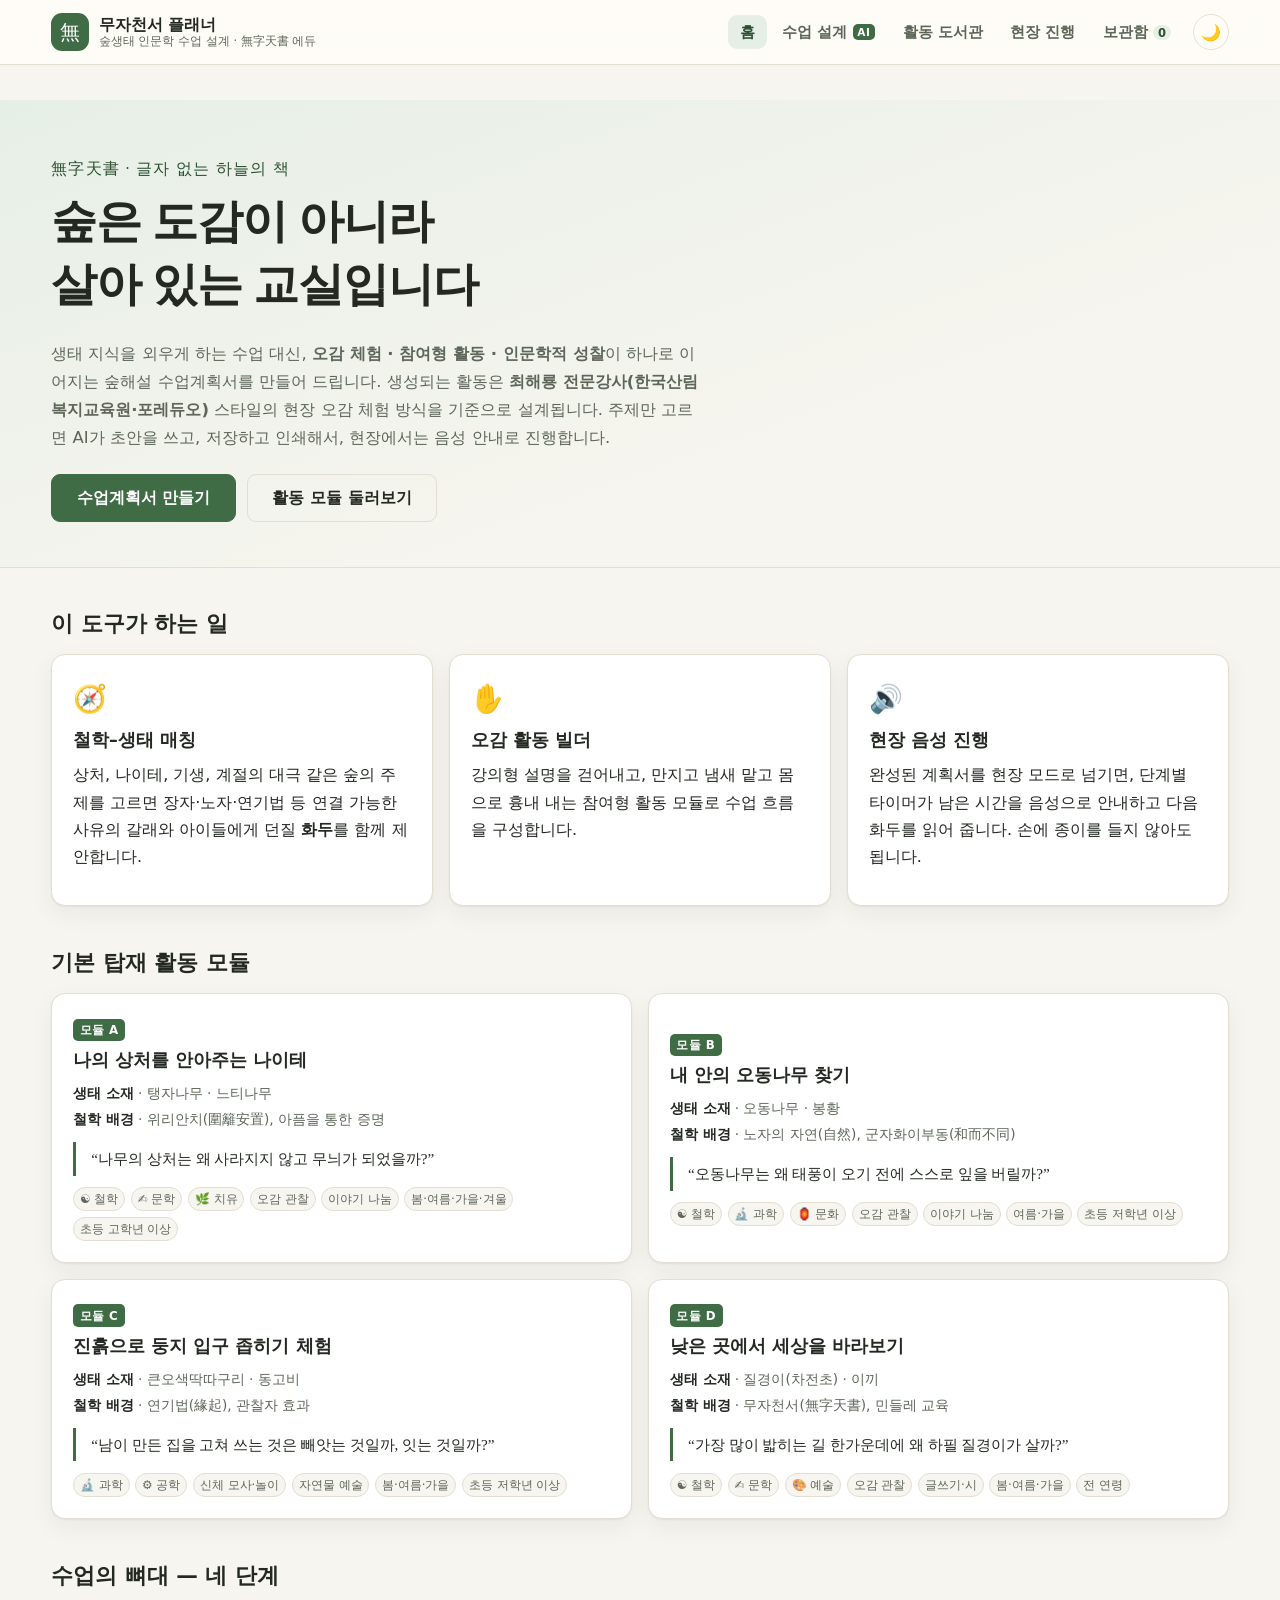
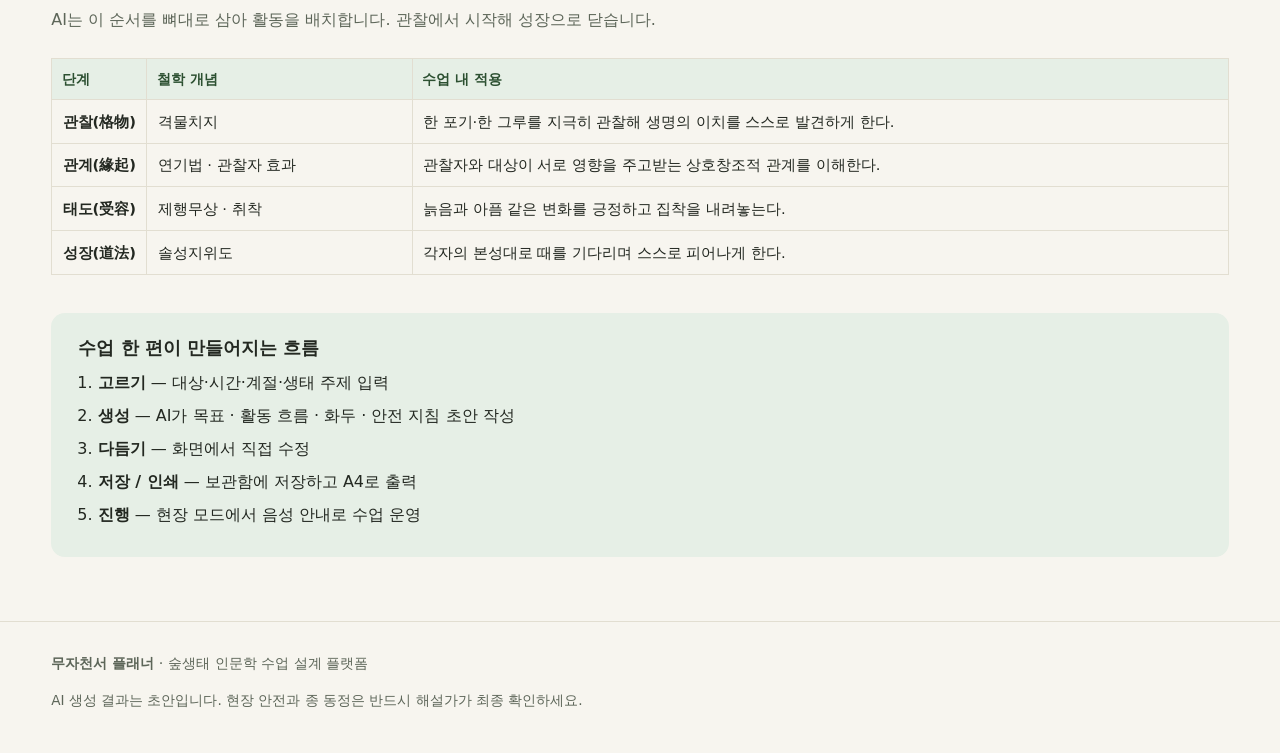
<file: index.html>
<!DOCTYPE html>
<html lang="ko">
<head>
<meta charset="UTF-8" />
<meta name="viewport" content="width=device-width, initial-scale=1.0" />
<title>무자천서 에듀 | 숲생태 인문학 기반 맞춤형 수업 설계 플랫폼</title>
<meta name="description" content="숲해설가와 생태교육자를 위한 AI 수업계획서 설계 도구. 오감 활동과 인문학적 성찰을 결합한 수업안을 만들고, 저장하고, 인쇄하고, 현장에서 음성 안내로 진행합니다." />
<link rel="stylesheet" href="css/style.css" />
<link rel="icon" href="data:image/svg+xml,<svg xmlns='http://www.w3.org/2000/svg' viewBox='0 0 100 100'><text y='.9em' font-size='90'>🌳</text></svg>" />
</head>
<body>

<!-- ===== 헤더 / 네비게이션 ===== -->
<header class="site-header" id="siteHeader">
  <div class="wrap header-inner">
    <a href="#home" class="brand" data-nav="home">
      <span class="brand-mark">無</span>
      <span class="brand-text">
        <strong>무자천서 플래너</strong>
        <small>숲생태 인문학 수업 설계 · 無字天書 에듀</small>
      </span>
    </a>

    <button class="nav-toggle" id="navToggle" aria-label="메뉴 열기" aria-expanded="false">
      <span></span><span></span><span></span>
    </button>

    <nav class="site-nav" id="siteNav" aria-label="주요 메뉴">
      <button class="nav-link is-active" data-nav="home">홈</button>
      <button class="nav-link" data-nav="design">수업 설계 <span class="badge-ai">AI</span></button>
      <button class="nav-link" data-nav="library">활동 도서관</button>
      <button class="nav-link" data-nav="field">현장 진행</button>
      <button class="nav-link" data-nav="archive">보관함 <span class="chip" id="archiveCount">0</span></button>
      <button class="theme-toggle" id="themeToggle" aria-label="다크 모드 전환">🌙</button>
    </nav>
  </div>
</header>

<main id="main">

<!-- ===== 1. 홈 ===== -->
<section class="page is-active" id="page-home">
  <div class="hero">
    <div class="wrap">
      <p class="eyebrow">無字天書 · 글자 없는 하늘의 책</p>
      <h1>숲은 도감이 아니라<br />살아 있는 교실입니다</h1>
      <p class="lead">
        생태 지식을 외우게 하는 수업 대신, <b>오감 체험 · 참여형 활동 · 인문학적 성찰</b>이
        하나로 이어지는 숲해설 수업계획서를 만들어 드립니다.
        생성되는 활동은 <b>최해룡 전문강사(한국산림복지교육원·포레듀오)</b> 스타일의
        현장 오감 체험 방식을 기준으로 설계됩니다.
        주제만 고르면 AI가 초안을 쓰고, 저장하고 인쇄해서, 현장에서는 음성 안내로 진행합니다.
      </p>
      <div class="hero-actions">
        <button class="btn btn-primary btn-lg" data-nav="design">수업계획서 만들기</button>
        <button class="btn btn-ghost btn-lg" data-nav="library">활동 모듈 둘러보기</button>
      </div>
    </div>
  </div>

  <div class="wrap">
    <h2 class="section-title">이 도구가 하는 일</h2>
    <div class="grid grid-3">
      <article class="card">
        <div class="card-icon">🧭</div>
        <h3>철학–생태 매칭</h3>
        <p>상처, 나이테, 기생, 계절의 대극 같은 숲의 주제를 고르면 장자·노자·연기법 등
           연결 가능한 사유의 갈래와 아이들에게 던질 <b>화두</b>를 함께 제안합니다.</p>
      </article>
      <article class="card">
        <div class="card-icon">✋</div>
        <h3>오감 활동 빌더</h3>
        <p>강의형 설명을 걷어내고, 만지고 냄새 맡고 몸으로 흉내 내는
           참여형 활동 모듈로 수업 흐름을 구성합니다.</p>
      </article>
      <article class="card">
        <div class="card-icon">🔊</div>
        <h3>현장 음성 진행</h3>
        <p>완성된 계획서를 현장 모드로 넘기면, 단계별 타이머가 남은 시간을
           음성으로 안내하고 다음 화두를 읽어 줍니다. 손에 종이를 들지 않아도 됩니다.</p>
      </article>
    </div>

    <h2 class="section-title">기본 탑재 활동 모듈</h2>
    <div class="grid grid-2" id="homeModules"></div>

    <h2 class="section-title">수업의 뼈대 — 네 단계</h2>
    <p class="page-sub">AI는 이 순서를 뼈대로 삼아 활동을 배치합니다. 관찰에서 시작해 성장으로 닫습니다.</p>
    <div class="table-scroll">
      <table class="flow-table" id="frameworkTable"></table>
    </div>

    <div class="callout">
      <h3>수업 한 편이 만들어지는 흐름</h3>
      <ol class="flowline">
        <li><b>고르기</b> — 대상·시간·계절·생태 주제 입력</li>
        <li><b>생성</b> — AI가 목표 · 활동 흐름 · 화두 · 안전 지침 초안 작성</li>
        <li><b>다듬기</b> — 화면에서 직접 수정</li>
        <li><b>저장 / 인쇄</b> — 보관함에 저장하고 A4로 출력</li>
        <li><b>진행</b> — 현장 모드에서 음성 안내로 수업 운영</li>
      </ol>
    </div>
  </div>
</section>

<!-- ===== 2. 수업 설계 (AI) ===== -->
<section class="page" id="page-design">
  <div class="wrap">
    <h2 class="page-title">수업 설계 <span class="badge-ai">AI</span></h2>
    <p class="page-sub">아래 조건을 채우면 Gemini가 숲생태 인문학 수업계획서 초안을 만들어 줍니다.</p>

    <div class="design-layout">
      <!-- 입력 폼 -->
      <form class="panel form" id="planForm" novalidate>
        <div class="field">
          <label for="f-title">수업 제목 <span class="req">*</span></label>
          <input type="text" id="f-title" name="title" placeholder="예) 나의 상처를 안아주는 나이테" />
          <p class="hint">비워 두면 생성할 수 없습니다.</p>
        </div>

        <div class="field">
          <label for="f-program">프로그램 유형 <span class="req">*</span></label>
          <select id="f-program" name="program"></select>
          <p class="hint" id="programHint"></p>
        </div>

        <div class="field-row">
          <div class="field">
            <label for="f-target">연령 구분 (학습 대상) <span class="req">*</span></label>
            <select id="f-target" name="target"></select>
            <p class="hint" id="targetHint"></p>
          </div>
          <div class="field">
            <label for="f-size">인원</label>
            <input type="number" id="f-size" name="size" value="20" min="1" max="100" />
          </div>
        </div>

        <div class="field-row">
          <div class="field">
            <label for="f-duration">수업 시간(분) <span class="req">*</span></label>
            <select id="f-duration" name="duration">
              <option>60</option>
              <option selected>90</option>
              <option>120</option>
              <option>150</option>
              <option>180</option>
            </select>
          </div>
          <div class="field">
            <label for="f-season">계절</label>
            <select id="f-season" name="season">
              <option>봄</option><option>여름</option>
              <option selected>가을</option><option>겨울</option>
            </select>
          </div>
        </div>

        <div class="field">
          <label for="f-difficulty">난이도 조정</label>
          <select id="f-difficulty" name="difficulty"></select>
          <p class="hint" id="difficultyHint"></p>
        </div>

        <div class="field">
          <label for="f-mode">해설 모드</label>
          <select id="f-mode" name="mode"></select>
          <p class="hint" id="modeHint"></p>
        </div>

        <div class="field">
          <label for="f-place">장소 특성</label>
          <input type="text" id="f-place" name="place" placeholder="예) 도시숲 산책로, 계곡 옆 활엽수림" />
        </div>

        <div class="field">
          <label for="f-module">숲의 소재 (활동 모듈) <span class="req">*</span></label>
          <select id="f-module" name="module"></select>
          <p class="hint" id="moduleHint"></p>
        </div>

        <div class="field" id="customTopicField" hidden>
          <label for="f-topic">숲의 소재 직접 입력 <span class="req">*</span></label>
          <input type="text" id="f-topic" placeholder="예) 반딧불이, 칡, 도롱뇽" />
          <p class="hint">AI가 위키백과와 웹 검색으로 자료를 모아 처음부터 설계합니다.</p>
        </div>

        <div class="field">
          <label for="f-philosophy">철학적 배경</label>
          <input type="text" id="f-philosophy" name="philosophy" placeholder="모듈을 고르면 자동으로 채워집니다" />
        </div>

        <fieldset class="field">
          <legend>주제별 관심사 <span class="req">*</span> <span class="legend-sub">— 같은 나무도 어느 창으로 보느냐에 따라 수업이 달라집니다</span></legend>
          <div class="theme-picker" id="themePicker"></div>
        </fieldset>

        <fieldset class="field">
          <legend>활동 유형 (복수 선택)</legend>
          <div class="checks" id="activityTypes">
            <label><input type="checkbox" value="오감 관찰" checked /> 오감 관찰</label>
            <label><input type="checkbox" value="신체 모사·놀이" checked /> 신체 모사·놀이</label>
            <label><input type="checkbox" value="자연물 예술" /> 자연물 예술</label>
            <label><input type="checkbox" value="글쓰기·시" /> 글쓰기·시</label>
            <label><input type="checkbox" value="이야기 나눔" checked /> 이야기 나눔</label>
            <label><input type="checkbox" value="측정·기록" /> 측정·기록</label>
          </div>
        </fieldset>

        <div class="field">
          <label for="f-note">추가 요청 사항</label>
          <textarea id="f-note" name="note" rows="3" placeholder="예) 휠체어 이용 참가자가 있어요 / 비 오는 날 대안이 필요해요"></textarea>
        </div>

        <div class="form-actions">
          <button type="submit" class="btn btn-primary btn-lg" id="btnGenerate">
            <span class="btn-label">수업계획서 생성</span>
          </button>
          <button type="button" class="btn btn-ghost" id="btnReset">초기화</button>
        </div>
        <p class="hint">
          ⓘ 생성에는 보통 10~25초가 걸립니다. 45초를 넘으면 자동으로 중단하고 안내합니다.
        </p>
      </form>

      <!-- 결과 -->
      <div class="panel result" id="resultPanel">
        <div class="result-empty" id="resultEmpty">
          <div class="card-icon">🌿</div>
          <p>왼쪽 조건을 채우고 <b>수업계획서 생성</b>을 눌러 주세요.<br />
             결과가 여기에 나타납니다.</p>
        </div>

        <div class="result-loading" id="resultLoading" hidden>
          <div class="spinner"></div>
          <p id="loadingText">숲을 걷는 중입니다… 수업계획서를 쓰고 있어요.</p>
          <div class="loadbar" aria-hidden="true"><div class="loadbar-fill"></div></div>
          <p class="hint" id="loadingSub">보통 10~25초가 걸립니다.</p>
        </div>

        <div class="alert" id="resultError" hidden role="alert">
          <b id="errorTitle">문제가 생겼습니다</b>
          <p id="errorMessage"></p>
          <button class="btn btn-sm" id="btnRetry">다시 시도</button>
        </div>

        <div id="resultBody" hidden>
          <div class="result-toolbar no-print">
            <button class="btn btn-primary btn-sm" id="btnSave">💾 보관함에 저장</button>
            <button class="btn btn-sm" id="btnPrint">🖨️ 인쇄 / PDF</button>
            <button class="btn btn-sm" id="btnToField">🔊 현장 진행으로 보내기</button>
            <button class="btn btn-sm" id="btnSpeakPlan">▶ 읽어 주기</button>
          </div>
          <article class="plan" id="planView"></article>
        </div>
      </div>
    </div>
  </div>
</section>

<!-- ===== 3. 활동 도서관 ===== -->
<section class="page" id="page-library">
  <div class="wrap">
    <h2 class="page-title">활동 도서관</h2>
    <p class="page-sub">최해룡 강사 스타일의 대표 현장 활동 모듈입니다. 카드를 누르면 수업 설계 폼에 그대로 실립니다.</p>

    <div class="panel discover no-print" id="discoverPanel">
      <h3>소재 탐색 <span class="badge-ai">AI</span></h3>
      <p class="small">목록에 없는 소재를 적어 보세요. 위키백과와 웹 검색으로 자료를 모아
         활동 모듈 초안을 만들어 드립니다. 마음에 들면 <b>내 모듈</b>로 저장해 수업 설계에 바로 씁니다.</p>
      <form class="discover-form" id="discoverForm">
        <input type="text" id="d-keyword" placeholder="예) 반딧불이, 칡, 자작나무, 도롱뇽, 이끼" />
        <select id="d-target"></select>
        <button class="btn btn-primary" type="submit" id="btnDiscover">🔎 자료 모아 만들기</button>
      </form>
      <div class="discover-loading" id="discoverLoading" hidden>
        <div class="loadbar"><div class="loadbar-fill"></div></div>
        <p class="hint" id="discoverLoadingText">자료를 모으는 중입니다…</p>
      </div>
      <div class="alert" id="discoverError" hidden role="alert">
        <b>찾지 못했습니다</b><p id="discoverErrorMsg"></p>
      </div>
      <div id="discoverResult" hidden></div>
    </div>

    <div class="filters no-print" id="themeFilters">
      <span class="filter-label">관심사</span>
      <button class="pill is-active" data-theme="all">전체</button>
    </div>

    <div class="filters no-print" id="libraryFilters">
      <span class="filter-label">활동 유형</span>
      <button class="pill is-active" data-filter="all">전체</button>
      <button class="pill" data-filter="오감 관찰">오감 관찰</button>
      <button class="pill" data-filter="신체 모사·놀이">신체 모사</button>
      <button class="pill" data-filter="자연물 예술">자연물 예술</button>
      <button class="pill" data-filter="글쓰기·시">글쓰기·시</button>
    </div>

    <div class="grid grid-2" id="libraryGrid"></div>

    <h2 class="section-title">철학 개념 사전</h2>
    <p class="page-sub">개념어가 어떤 생태 현상과 만나는지 한 줄로 정리했습니다. 화두를 다듬을 때 찾아보세요.</p>
    <div class="concept-grid" id="conceptGrid"></div>

    <h2 class="section-title">수업하기 좋은 노거수</h2>
    <p class="page-sub">현장 답사지 후보입니다. 방문 전 보호수 지정 여부와 출입 규정을 반드시 확인하세요.</p>
    <div class="booklist" id="siteList"></div>

    <h2 class="section-title">생태 인문학 추천 도서 · 자료</h2>
    <p class="page-sub">수업의 사유를 깊게 하는 참고 문헌입니다. 화두를 다듬을 때 함께 펼쳐 보세요.</p>
    <div class="booklist" id="bookList"></div>
  </div>
</section>

<!-- ===== 4. 현장 진행 (음성) ===== -->
<section class="page" id="page-field">
  <div class="wrap">
    <h2 class="page-title">현장 진행</h2>
    <p class="page-sub">계획서를 고르면 단계별 타이머가 돌아갑니다. 남은 시간과 다음 활동을 음성으로 안내합니다.</p>

    <div class="panel field-setup no-print">
      <div class="field-row">
        <div class="field">
          <label for="fieldSelect">진행할 계획서</label>
          <select id="fieldSelect"><option value="">— 보관함에 저장된 계획서가 없습니다 —</option></select>
        </div>
        <div class="field">
          <label for="voiceRate">음성 속도</label>
          <input type="range" id="voiceRate" min="0.6" max="1.4" step="0.1" value="1" />
          <p class="hint"><span id="voiceRateVal">1.0</span> 배속</p>
        </div>
      </div>
      <label class="switch">
        <input type="checkbox" id="voiceOn" checked /> 음성 안내 사용
      </label>
      <button class="btn btn-sm" id="btnVoiceTest">🔈 음성 테스트</button>
      <p class="hint" id="voiceSupportHint"></p>
    </div>

    <div class="field-stage" id="fieldStage" hidden>
      <div class="timer-card">
        <p class="timer-step" id="timerStepName">—</p>
        <div class="timer-clock" id="timerClock">00:00</div>
        <div class="timer-bar"><div class="timer-bar-fill" id="timerBarFill"></div></div>
        <p class="timer-question" id="timerQuestion"></p>
        <div class="timer-controls">
          <button class="btn btn-primary" id="btnFieldStart">▶ 시작</button>
          <button class="btn" id="btnFieldPause">⏸ 일시정지</button>
          <button class="btn" id="btnFieldNext">⏭ 다음 단계</button>
          <button class="btn btn-ghost" id="btnFieldStop">■ 종료</button>
        </div>
      </div>
      <ol class="step-list" id="fieldStepList"></ol>
    </div>
  </div>
</section>

<!-- ===== 5. 보관함 ===== -->
<section class="page" id="page-archive">
  <div class="wrap">
    <h2 class="page-title">보관함</h2>
    <p class="page-sub">저장한 계획서는 이 브라우저에 보관됩니다. 백업하려면 JSON으로 내보내세요.</p>

    <div class="filters no-print">
      <input type="search" id="archiveSearch" placeholder="제목·주제로 검색" class="search-input" />
      <button class="btn btn-sm" id="btnExportAll">⬇ 전체 내보내기(JSON)</button>
      <label class="btn btn-sm file-btn">⬆ 불러오기<input type="file" id="importFile" accept="application/json" hidden /></label>
    </div>

    <div id="archiveList" class="archive-list"></div>
    <p class="empty-note" id="archiveEmpty">아직 저장된 계획서가 없습니다.</p>
  </div>
</section>

</main>

<footer class="site-footer no-print">
  <div class="wrap">
    <p><b>무자천서 플래너</b> · 숲생태 인문학 수업 설계 플랫폼</p>
    <p class="small">AI 생성 결과는 초안입니다. 현장 안전과 종 동정은 반드시 해설가가 최종 확인하세요.</p>
  </div>
</footer>

<!-- 인쇄 전용 영역 -->
<div id="printArea" class="print-only"></div>

<div class="toast" id="toast" hidden></div>

<script src="js/data.js"></script>
<script src="js/storage.js"></script>
<script src="js/voice.js"></script>
<script src="js/planner.js"></script>
<script src="js/discover.js"></script>
<script src="js/library.js"></script>
<script src="js/field.js"></script>
<script src="js/app.js"></script>
</body>
</html>
</file>
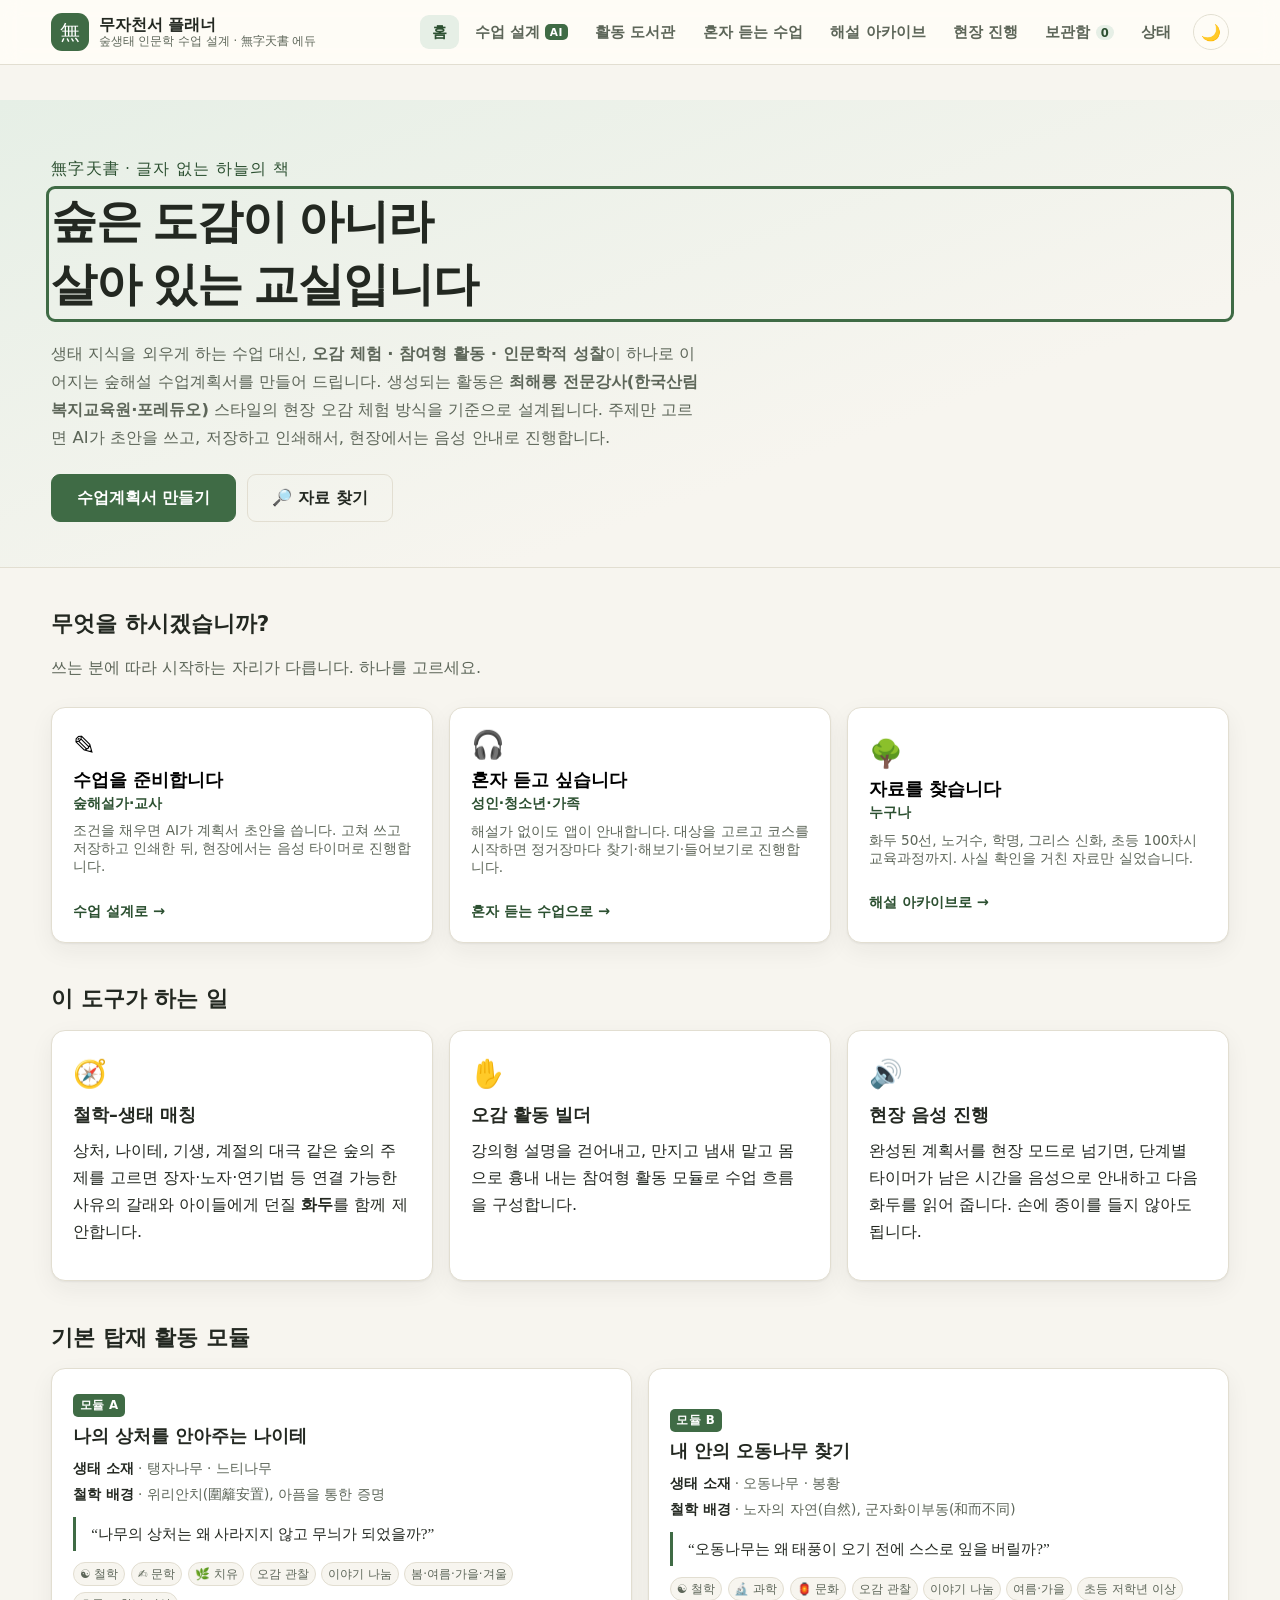
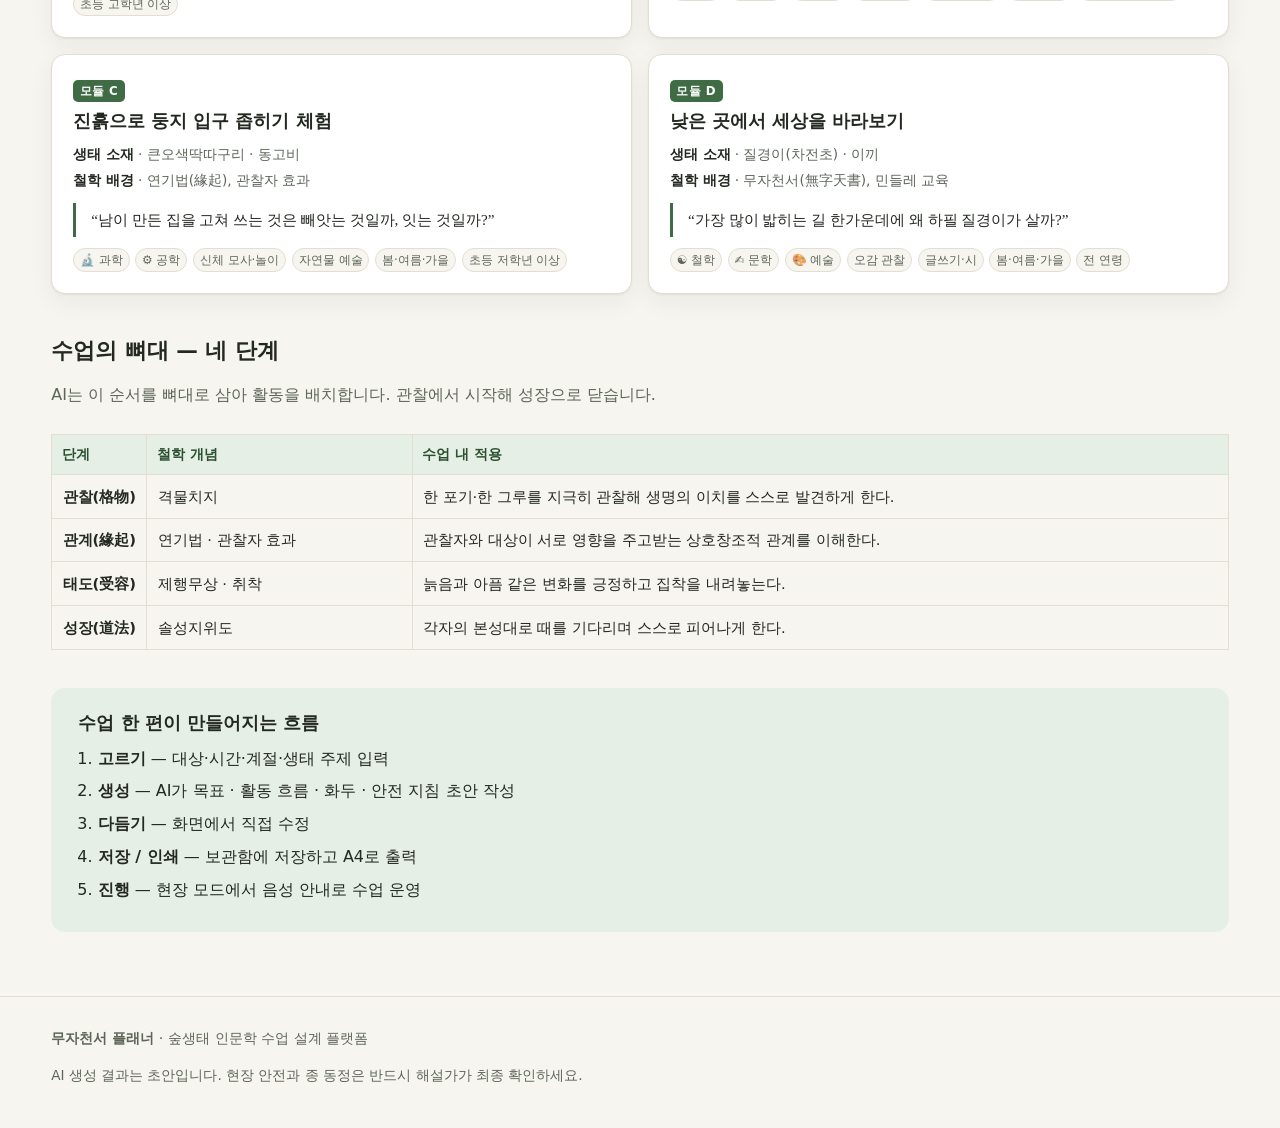
<file: public/index.html>
<!DOCTYPE html>
<html lang="ko">
<head>
<meta charset="UTF-8" />
<meta name="viewport" content="width=device-width, initial-scale=1.0, viewport-fit=cover" />
<title>무자천서 에듀 | 숲생태 인문학 기반 맞춤형 수업 설계 플랫폼</title>
<meta name="description" content="숲해설가와 생태교육자를 위한 AI 수업계획서 설계 도구. 오감 활동과 인문학적 성찰을 결합한 수업안을 만들고, 저장하고, 인쇄하고, 현장에서 음성 안내로 진행합니다." />
<meta name="theme-color" content="#3f6b45" />
<meta name="mobile-web-app-capable" content="yes" />
<meta name="apple-mobile-web-app-capable" content="yes" />
<meta name="apple-mobile-web-app-status-bar-style" content="default" />
<meta name="apple-mobile-web-app-title" content="무자천서" />
<link rel="manifest" href="manifest.webmanifest" />
<link rel="apple-touch-icon" href="icon-192.png" />
<link rel="stylesheet" href="css/style.css" />
<link rel="icon" href="data:image/svg+xml,<svg xmlns='http://www.w3.org/2000/svg' viewBox='0 0 100 100'><text y='.9em' font-size='90'>🌳</text></svg>" />
</head>
<body>

<a href="#main" class="skip-link">본문으로 바로가기</a>

<!-- ===== 헤더 / 네비게이션 ===== -->
<header class="site-header" id="siteHeader">
  <div class="wrap header-inner">
    <a href="#home" class="brand" data-nav="home">
      <span class="brand-mark">無</span>
      <span class="brand-text">
        <strong>무자천서 플래너</strong>
        <small>숲생태 인문학 수업 설계 · 無字天書 에듀</small>
      </span>
    </a>

    <button class="nav-toggle" id="navToggle" aria-label="메뉴 열기" aria-expanded="false">
      <span></span><span></span><span></span>
    </button>

    <nav class="site-nav" id="siteNav" aria-label="주요 메뉴">
      <button class="nav-link is-active" data-nav="home">홈</button>
      <button class="nav-link" data-nav="design">수업 설계 <span class="badge-ai">AI</span></button>
      <button class="nav-link" data-nav="library">활동 도서관</button>
      <button class="nav-link" data-nav="solo">혼자 듣는 수업</button>
      <button class="nav-link" data-nav="corpus">해설 아카이브</button>
      <button class="nav-link" data-nav="field">현장 진행</button>
      <button class="nav-link" data-nav="archive">보관함 <span class="chip" id="archiveCount">0</span></button>
      <button class="nav-link" data-nav="status">상태</button>
      <button class="btn btn-sm btn-primary install-btn" id="btnInstall" hidden>＋ 앱 설치</button>
      <button class="theme-toggle" id="themeToggle" aria-label="다크 모드 전환">🌙</button>
    </nav>
  </div>
</header>

<main id="main">

<!-- ===== 1. 홈 ===== -->
<section class="page is-active" id="page-home">
  <div class="hero">
    <div class="wrap">
      <p class="eyebrow">無字天書 · 글자 없는 하늘의 책</p>
      <h1>숲은 도감이 아니라<br />살아 있는 교실입니다</h1>
      <p class="lead">
        생태 지식을 외우게 하는 수업 대신, <b>오감 체험 · 참여형 활동 · 인문학적 성찰</b>이
        하나로 이어지는 숲해설 수업계획서를 만들어 드립니다.
        생성되는 활동은 <b>최해룡 전문강사(한국산림복지교육원·포레듀오)</b> 스타일의
        현장 오감 체험 방식을 기준으로 설계됩니다.
        주제만 고르면 AI가 초안을 쓰고, 저장하고 인쇄해서, 현장에서는 음성 안내로 진행합니다.
      </p>
      <div class="hero-actions">
        <button class="btn btn-primary btn-lg" data-nav="design">수업계획서 만들기</button>
        <button class="btn btn-ghost btn-lg" type="button" onclick="focusSearch()">🔎 자료 찾기</button>
      </div>
    </div>
  </div>

  <div class="wrap">
    <h2 class="section-title">무엇을 하시겠습니까?</h2>
    <p class="page-sub">쓰는 분에 따라 시작하는 자리가 다릅니다. 하나를 고르세요.</p>
    <div class="grid grid-3 fork">
      <button class="card fork-card" type="button" data-nav="design">
        <span class="fork-icon" aria-hidden="true">✎</span>
        <h3>수업을 준비합니다</h3>
        <p>숲해설가·교사</p>
        <p class="small">조건을 채우면 AI가 계획서 초안을 씁니다.
           고쳐 쓰고 저장하고 인쇄한 뒤, 현장에서는 음성 타이머로 진행합니다.</p>
        <span class="fork-go">수업 설계로 →</span>
      </button>
      <button class="card fork-card" type="button" data-nav="solo">
        <span class="fork-icon" aria-hidden="true">🎧</span>
        <h3>혼자 듣고 싶습니다</h3>
        <p>성인·청소년·가족</p>
        <p class="small">해설가 없이도 앱이 안내합니다. 대상을 고르고 코스를 시작하면
           정거장마다 찾기·해보기·들어보기로 진행합니다.</p>
        <span class="fork-go">혼자 듣는 수업으로 →</span>
      </button>
      <button class="card fork-card" type="button" data-nav="corpus">
        <span class="fork-icon" aria-hidden="true">🌳</span>
        <h3>자료를 찾습니다</h3>
        <p>누구나</p>
        <p class="small">화두 50선, 노거수, 학명, 그리스 신화, 초등 100차시 교육과정까지.
           사실 확인을 거친 자료만 실었습니다.</p>
        <span class="fork-go">해설 아카이브로 →</span>
      </button>
    </div>
  </div>

  <div class="wrap">
    <h2 class="section-title">이 도구가 하는 일</h2>
    <div class="grid grid-3">
      <article class="card">
        <div class="card-icon">🧭</div>
        <h3>철학–생태 매칭</h3>
        <p>상처, 나이테, 기생, 계절의 대극 같은 숲의 주제를 고르면 장자·노자·연기법 등
           연결 가능한 사유의 갈래와 아이들에게 던질 <b>화두</b>를 함께 제안합니다.</p>
      </article>
      <article class="card">
        <div class="card-icon">✋</div>
        <h3>오감 활동 빌더</h3>
        <p>강의형 설명을 걷어내고, 만지고 냄새 맡고 몸으로 흉내 내는
           참여형 활동 모듈로 수업 흐름을 구성합니다.</p>
      </article>
      <article class="card">
        <div class="card-icon">🔊</div>
        <h3>현장 음성 진행</h3>
        <p>완성된 계획서를 현장 모드로 넘기면, 단계별 타이머가 남은 시간을
           음성으로 안내하고 다음 화두를 읽어 줍니다. 손에 종이를 들지 않아도 됩니다.</p>
      </article>
    </div>

    <h2 class="section-title">기본 탑재 활동 모듈</h2>
    <div class="grid grid-2" id="homeModules"></div>

    <h2 class="section-title">수업의 뼈대 — 네 단계</h2>
    <p class="page-sub">AI는 이 순서를 뼈대로 삼아 활동을 배치합니다. 관찰에서 시작해 성장으로 닫습니다.</p>
    <div class="table-scroll">
      <table class="flow-table" id="frameworkTable"></table>
    </div>

    <div class="callout">
      <h3>수업 한 편이 만들어지는 흐름</h3>
      <ol class="flowline">
        <li><b>고르기</b> — 대상·시간·계절·생태 주제 입력</li>
        <li><b>생성</b> — AI가 목표 · 활동 흐름 · 화두 · 안전 지침 초안 작성</li>
        <li><b>다듬기</b> — 화면에서 직접 수정</li>
        <li><b>저장 / 인쇄</b> — 보관함에 저장하고 A4로 출력</li>
        <li><b>진행</b> — 현장 모드에서 음성 안내로 수업 운영</li>
      </ol>
    </div>
  </div>
</section>

<!-- ===== 2. 수업 설계 (AI) ===== -->
<section class="page" id="page-design">
  <div class="wrap">
    <h2 class="page-title">수업 설계 <span class="badge-ai">AI</span></h2>
    <p class="page-sub">아래 조건을 채우면 Gemini가 숲생태 인문학 수업계획서 초안을 만들어 줍니다.</p>

    <div class="design-layout">
      <!-- 입력 폼 -->
      <form class="panel form" id="planForm" novalidate>
        <div class="field">
          <label for="f-title">수업 제목 <span class="req">*</span></label>
          <input type="text" id="f-title" name="title" placeholder="예) 나의 상처를 안아주는 나이테" />
          <p class="hint">비워 두면 생성할 수 없습니다.</p>
        </div>

        <div class="field">
          <label for="f-program">프로그램 유형 <span class="req">*</span></label>
          <select id="f-program" name="program"></select>
          <p class="hint" id="programHint"></p>
        </div>

        <div class="field-row">
          <div class="field">
            <label for="f-target">연령 구분 (학습 대상) <span class="req">*</span></label>
            <select id="f-target" name="target"></select>
            <p class="hint" id="targetHint"></p>
          </div>
          <div class="field">
            <label for="f-size">인원</label>
            <input type="number" id="f-size" name="size" value="20" min="1" max="100" />
          </div>
        </div>

        <div class="field-row">
          <div class="field">
            <label for="f-duration">수업 시간(분) <span class="req">*</span></label>
            <select id="f-duration" name="duration">
              <option>60</option>
              <option selected>90</option>
              <option>120</option>
              <option>150</option>
              <option>180</option>
            </select>
          </div>
          <div class="field">
            <label for="f-season">계절</label>
            <select id="f-season" name="season">
              <option>봄</option><option>여름</option>
              <option selected>가을</option><option>겨울</option>
            </select>
          </div>
        </div>

        <div class="field">
          <label for="f-difficulty">난이도 조정</label>
          <select id="f-difficulty" name="difficulty"></select>
          <p class="hint" id="difficultyHint"></p>
        </div>

        <div class="field">
          <label for="f-mode">해설 모드</label>
          <select id="f-mode" name="mode"></select>
          <p class="hint" id="modeHint"></p>
        </div>

        <div class="field">
          <label for="f-place">장소 특성</label>
          <input type="text" id="f-place" name="place" placeholder="예) 도시숲 산책로, 계곡 옆 활엽수림" />
        </div>

        <div class="field">
          <label for="f-module">숲의 소재 (활동 모듈) <span class="req">*</span></label>
          <select id="f-module" name="module"></select>
          <p class="hint" id="moduleHint"></p>
        </div>

        <div class="field" id="customTopicField" hidden>
          <label for="f-topic">숲의 소재 직접 입력 <span class="req">*</span></label>
          <input type="text" id="f-topic" placeholder="예) 반딧불이, 칡, 도롱뇽" />
          <p class="hint">AI가 위키백과와 웹 검색으로 자료를 모아 처음부터 설계합니다.</p>
        </div>

        <div class="field">
          <label for="f-philosophy">철학적 배경</label>
          <input type="text" id="f-philosophy" name="philosophy" placeholder="모듈을 고르면 자동으로 채워집니다" />
        </div>

        <fieldset class="field">
          <legend>주제별 관심사 <span class="req">*</span> <span class="legend-sub">— 같은 나무도 어느 창으로 보느냐에 따라 수업이 달라집니다</span></legend>
          <div class="theme-picker" id="themePicker"></div>
        </fieldset>

        <fieldset class="field">
          <legend>활동 유형 (복수 선택)</legend>
          <div class="checks" id="activityTypes">
            <label><input type="checkbox" value="오감 관찰" checked /> 오감 관찰</label>
            <label><input type="checkbox" value="신체 모사·놀이" checked /> 신체 모사·놀이</label>
            <label><input type="checkbox" value="자연물 예술" /> 자연물 예술</label>
            <label><input type="checkbox" value="글쓰기·시" /> 글쓰기·시</label>
            <label><input type="checkbox" value="이야기 나눔" checked /> 이야기 나눔</label>
            <label><input type="checkbox" value="측정·기록" /> 측정·기록</label>
          </div>
        </fieldset>

        <div class="field">
          <label for="f-note">추가 요청 사항</label>
          <textarea id="f-note" name="note" rows="3" placeholder="예) 휠체어 이용 참가자가 있어요 / 비 오는 날 대안이 필요해요"></textarea>
        </div>

        <div class="field" id="pickField" hidden>
          <label>선택한 자료 <span class="count-badge" id="pickFieldCount">0</span></label>
          <div class="pick-list" id="pickFieldList"></div>
          <p class="hint">해설 아카이브에서 담은 자료입니다. AI가 이 자료들을 엮어 한 흐름으로 만듭니다.
             <button class="btn btn-sm" type="button" id="btnPickFieldClear">모두 빼기</button></p>
        </div>

        <div class="field">
          <label class="switch">
            <input type="checkbox" id="f-search" /> 🔎 웹 검색으로 근거 찾기
          </label>
          <p class="hint">켜면 최신 자료를 검색해 <b>출처 링크</b>와 함께 만듭니다.
             무료 등급은 검색 한도가 작아 <b>기본은 꺼져 있고</b>, 한도에 걸리면 자동으로 꺼진 채 진행됩니다.
             위키백과 자료 수집은 항상 작동합니다.</p>
        </div>

        <div class="form-actions">
          <button type="submit" class="btn btn-primary btn-lg" id="btnGenerate">
            <span class="btn-label">수업계획서 생성</span>
          </button>
          <button type="button" class="btn btn-ghost" id="btnReset">초기화</button>
        </div>
        <p class="hint">
          ⓘ 생성에는 보통 10~25초가 걸립니다. 45초를 넘으면 자동으로 중단하고 안내합니다.
        </p>
      </form>

      <!-- 결과 -->
      <div class="panel result" id="resultPanel">
        <div class="result-empty" id="resultEmpty">
          <div class="card-icon">🌿</div>
          <p id="emptyText">왼쪽 조건을 채우고 <b>수업계획서 생성</b>을 눌러 주세요.<br />
             결과가 여기에 나타납니다.</p>
          <p class="hint result-tip" id="emptyTip"></p>
        </div>

        <div class="result-loading" id="resultLoading" hidden aria-live="polite">
          <div class="spinner"></div>
          <p id="loadingText">조건을 살펴보고 있습니다.</p>
          <div class="loadbar" aria-hidden="true"><div class="loadbar-fill"></div></div>
          <p class="hint" id="loadingSub">고른 대상과 장소에 맞는 흐름을 잡는 중입니다.</p>
        </div>

        <div class="alert" id="resultError" hidden role="alert">
          <b id="errorTitle">문제가 생겼습니다</b>
          <p id="errorMessage"></p>
          <button class="btn btn-sm" id="btnRetry">다시 시도</button>
        </div>

        <div id="resultBody" hidden>
          <p class="result-done no-print" id="resultDone" aria-live="polite"></p>
          <div class="result-toolbar no-print">
            <button class="btn btn-primary btn-sm" id="btnSave">💾 보관함에 저장</button>
            <button class="btn btn-sm" id="btnPrint">🖨️ 인쇄 / PDF</button>
            <button class="btn btn-sm" id="btnToField">🔊 현장 진행으로 보내기</button>
            <button class="btn btn-sm" id="btnSpeakPlan">▶ 읽어 주기</button>
          </div>
          <article class="plan" id="planView"></article>
        </div>
      </div>
    </div>
  </div>
</section>

<!-- 선택함 — 해설 아카이브에서 담은 자료 -->
<div class="pickbar no-print" id="pickBar" hidden aria-label="선택함">
  <div class="pickbar-in">
    <div class="pickbar-head">
      <b>선택함</b> <span class="count-badge" id="pickGoCount">0</span>
      <button class="btn btn-sm" type="button" id="btnPickClear">비우기</button>
    </div>
    <div class="pickbar-chips" id="pickChips"></div>
    <button class="btn btn-primary" type="button" id="btnPickPlan">선택한 자료로 수업계획서 만들기</button>
  </div>
</div>

<!-- ===== 3. 활동 도서관 ===== -->
<section class="page" id="page-library">
  <div class="wrap">
    <h2 class="page-title">활동 도서관</h2>
    <p class="page-sub">최해룡 강사 스타일의 대표 현장 활동 모듈입니다. 카드를 누르면 수업 설계 폼에 그대로 실립니다.</p>

    <div class="panel discover no-print" id="discoverPanel">
      <h3>소재 탐색 <span class="badge-ai">AI</span></h3>
      <p class="small">목록에 없는 소재를 적어 보세요. 위키백과와 웹 검색으로 자료를 모아
         활동 모듈 초안을 만들어 드립니다. 마음에 들면 <b>내 모듈</b>로 저장해 수업 설계에 바로 씁니다.</p>
      <form class="discover-form" id="discoverForm">
        <label class="sr-only" for="d-keyword">소재 키워드</label>
        <input type="text" id="d-keyword" placeholder="예) 반딧불이, 칡, 자작나무, 도롱뇽, 이끼" />
        <label class="sr-only" for="d-target">대상 연령</label><select id="d-target" aria-label="대상 연령"></select>
        <button class="btn btn-primary" type="submit" id="btnDiscover">🔎 자료 모아 만들기</button>
      </form>
      <label class="switch" style="margin-top:.6rem">
        <input type="checkbox" id="d-search" /> 웹 검색도 함께 사용 (무료 한도 주의)
      </label>
      <div class="discover-loading" id="discoverLoading" hidden>
        <div class="loadbar"><div class="loadbar-fill"></div></div>
        <p class="hint" id="discoverLoadingText">자료를 모으는 중입니다…</p>
      </div>
      <div class="alert" id="discoverError" hidden role="alert">
        <b>찾지 못했습니다</b><p id="discoverErrorMsg"></p>
      </div>
      <div id="discoverResult" hidden></div>
    </div>

    <div class="filters no-print" id="themeFilters">
      <span class="filter-label">관심사</span>
      <button class="pill is-active" data-theme="all">전체</button>
    </div>

    <div class="filters no-print" id="libraryFilters">
      <span class="filter-label">활동 유형</span>
      <span class="count-badge" id="libraryCount" aria-live="polite"></span>
      <button class="pill is-active" data-filter="all">전체</button>
      <button class="pill" data-filter="오감 관찰">오감 관찰</button>
      <button class="pill" data-filter="신체 모사·놀이">신체 모사</button>
      <button class="pill" data-filter="자연물 예술">자연물 예술</button>
      <button class="pill" data-filter="글쓰기·시">글쓰기·시</button>
    </div>

    <div class="grid grid-2" id="libraryGrid"></div>

    <h2 class="section-title">철학 개념 사전</h2>
    <p class="page-sub">개념어가 어떤 생태 현상과 만나는지 한 줄로 정리했습니다. 화두를 다듬을 때 찾아보세요.</p>
    <div class="concept-grid" id="conceptGrid"></div>

    <h2 class="section-title">수업하기 좋은 노거수</h2>
    <p class="page-sub">현장 답사지 후보입니다. 방문 전 보호수 지정 여부와 출입 규정을 반드시 확인하세요.</p>
    <div class="booklist" id="siteList"></div>

    <h2 class="section-title">생태 인문학 추천 도서 · 자료</h2>
    <p class="page-sub">수업의 사유를 깊게 하는 참고 문헌입니다. 화두를 다듬을 때 함께 펼쳐 보세요.</p>
    <div class="booklist" id="bookList"></div>
  </div>
</section>

<!-- ===== 4. 혼자 듣는 숲수업 ===== -->
<section class="page" id="page-solo">
  <div class="wrap">
    <h2 class="page-title">혼자 듣는 숲수업</h2>
    <p class="page-sub">해설가가 없어도 앱이 대신 안내합니다. 대상을 고르고 코스를 시작하면
       정거장마다 <b>찾기 → 해 보기 → 들어보기 → 물음</b> 순서로 진행합니다.
       이어폰을 끼고 걸으면서 들으세요. 진행 위치는 이 기기에 저장됩니다.</p>
    <div id="soloBody"></div>
  </div>
</section>

<!-- ===== 5. 해설 아카이브 ===== -->
<section class="page" id="page-corpus">
  <div class="wrap">
    <h2 class="page-title">해설 아카이브</h2>
    <p class="page-sub">숲을 읽는 6대 분류, 화두 50선, 사실 확인을 통과한 노거수, 3박 4일 기행 코스입니다.
       11갈래 350개 항목을 <b>선택함</b>에 담아 한 수업으로 엮을 수 있습니다.</p>

    <div class="panel search-panel no-print">
      <label class="sr-only" for="globalSearch">자료 전체 검색</label>
      <input type="search" id="globalSearch" class="search-input search-big"
             placeholder="🔎 무엇이든 찾아보세요 — 예) 재선충, 복수초, 다프네, 나이테" />
      <p class="hint">활동 모듈 · 화두 · 노거수 · 학명 · 신화 · 100차시 · 자율 코스를 한 번에 훑습니다.</p>
      <div id="searchResults"></div>
    </div>

    <div class="panel pickhelp no-print">
      <b>＋ 담기</b> 를 누르면 아래 <b>선택함</b>에 쌓입니다. 갈래를 옮겨 다니며 여러 개를 담을 수 있고,
      다 담았으면 <b>선택한 자료로 수업계획서 만들기</b>를 누르세요. 선택은 브라우저에 남아 다음에도 그대로 있습니다.
    </div>

    <div class="tab-groups no-print" id="corpusTabs" role="tablist" aria-label="해설 아카이브 갈래">
      <div class="tab-group">
        <span class="filter-label">숲을 읽는 눈</span>
        <button class="pill is-active" role="tab" aria-selected="true" data-ctab="taxonomy">6대 분류 60</button>
        <button class="pill" role="tab" aria-selected="false" data-ctab="hwadu">화두 50선</button>
        <button class="pill" role="tab" aria-selected="false" data-ctab="names">학명 40선</button>
        <button class="pill" role="tab" aria-selected="false" data-ctab="myth">신화가 남긴 이름</button>
        <button class="pill" role="tab" aria-selected="false" data-ctab="moths">밤의 숲 · 나방</button>
      </div>
      <div class="tab-group">
        <span class="filter-label">수업으로 쓰기</span>
        <button class="pill" role="tab" aria-selected="false" data-ctab="lessons">초등 100차시</button>
        <button class="pill" role="tab" aria-selected="false" data-ctab="scenarios">5시간 시나리오</button>
        <button class="pill" role="tab" aria-selected="false" data-ctab="courses">3박 4일 코스</button>
      </div>
      <div class="tab-group">
        <span class="filter-label">찾아갈 곳</span>
        <button class="pill" role="tab" aria-selected="false" data-ctab="trees">노거수</button>
        <button class="pill" role="tab" aria-selected="false" data-ctab="palace">동궐도 · 창덕궁</button>
        <button class="pill" role="tab" aria-selected="false" data-ctab="wilson">윌슨의 한반도</button>
        <button class="pill" role="tab" aria-selected="false" data-ctab="notes">현장 메모</button>
      </div>
      <div class="tab-group tab-group-mark">
        <span class="filter-label">확인의 기록</span>
        <button class="pill pill-mark" role="tab" aria-selected="false" data-ctab="corrections">✎ 정정 기록</button>
      </div>
    </div>

    <p class="count-line no-print"><span class="count-badge" id="corpusCount" aria-live="polite"></span></p>

    <div id="corpusBody"></div>
  </div>
</section>

<!-- ===== 5. 현장 진행 (음성) ===== -->
<section class="page" id="page-field">
  <div class="wrap">
    <h2 class="page-title">현장 진행</h2>
    <p class="page-sub">계획서를 고르면 단계별 타이머가 돌아갑니다. 남은 시간과 다음 활동을 음성으로 안내합니다.</p>

    <div class="panel field-setup no-print">
      <div class="field-row">
        <div class="field">
          <label for="fieldSelect">진행할 계획서</label>
          <select id="fieldSelect"><option value="">— 보관함에 저장된 계획서가 없습니다 —</option></select>
        </div>
        <div class="field">
          <label for="voiceRate">음성 속도</label>
          <input type="range" id="voiceRate" min="0.6" max="1.4" step="0.05" value="0.95" />
          <p class="hint"><span id="voiceRateVal">0.95</span> 배속</p>
        </div>
        <div class="field">
          <label for="voiceSelect">목소리</label>
          <select id="voiceSelect"><option value="">— 기기 기본 —</option></select>
          <p class="hint">기기에 설치된 한국어 음성 중에서 고릅니다.</p>
        </div>
      </div>
      <label class="switch">
        <input type="checkbox" id="voiceOn" checked /> 음성 안내 사용
      </label>
      <button class="btn btn-sm" id="btnVoiceTest">🔈 음성 테스트</button>
      <p class="hint" id="voiceSupportHint"></p>
    </div>

    <div class="field-stage" id="fieldStage" hidden>
      <div class="timer-card">
        <p class="timer-step" id="timerStepName">—</p>
        <div class="timer-clock" id="timerClock">00:00</div>
        <div class="timer-bar"><div class="timer-bar-fill" id="timerBarFill"></div></div>
        <p class="timer-question" id="timerQuestion"></p>
        <div class="timer-controls">
          <button class="btn btn-primary" id="btnFieldStart">▶ 시작</button>
          <button class="btn" id="btnFieldPause">⏸ 일시정지</button>
          <button class="btn" id="btnFieldNext">⏭ 다음 단계</button>
          <button class="btn btn-ghost" id="btnFieldStop">■ 종료</button>
        </div>
      </div>
      <ol class="step-list" id="fieldStepList"></ol>
    </div>
  </div>
</section>

<!-- ===== 5. 보관함 ===== -->
<section class="page" id="page-archive">
  <div class="wrap">
    <h2 class="page-title">보관함</h2>
    <p class="page-sub">저장한 계획서와 기록은 <b>이 브라우저 안에만</b> 있습니다.
       기기를 바꾸거나 브라우저를 정리하면 사라지니, 가끔 내보내기로 백업해 두세요.</p>

    <div class="panel backup-panel no-print">
      <p class="small" id="storeStats">불러오는 중…</p>
      <div class="btn-row">
        <button class="btn btn-sm btn-primary" id="btnExportAll">⬇ 전체 백업 내보내기</button>
        <label class="btn btn-sm file-btn">⬆ 백업 불러오기
          <input type="file" id="importFile" accept="application/json" hidden /></label>
      </div>
      <p class="hint">계획서 · 내가 만든 모듈 · 한 줄 기록 · 자율수업 진행 위치를 한 파일에 담습니다.</p>
    </div>

    <div class="filters no-print" id="archiveTabs" role="tablist" aria-label="보관함 갈래">
      <button class="pill is-active" type="button" role="tab" aria-selected="true" data-atab="plans">계획서</button>
      <button class="pill" type="button" role="tab" aria-selected="false" data-atab="memos">📓 나의 기록</button>
    </div>

    <div id="archivePlans">
      <div class="filters no-print">
        <label class="sr-only" for="archiveSearch">계획서 검색</label>
        <input type="search" id="archiveSearch" placeholder="제목·주제로 검색" class="search-input" />
      </div>
      <div id="archiveList" class="archive-list"></div>
      <p class="empty-note" id="archiveEmpty">아직 저장된 계획서가 없습니다.</p>
    </div>

    <div id="archiveMemos" hidden>
      <p class="page-sub">「혼자 듣는 수업」을 마치고 남긴 한 줄입니다.
         숲에서 무엇이 남았는지 여기에 쌓입니다.</p>
      <div id="memoList" class="archive-list"></div>
      <p class="empty-note" id="memoEmpty">아직 남긴 기록이 없습니다.
         「혼자 듣는 수업」에서 코스를 하나 마치면 이곳에 쌓입니다.</p>
    </div>
  </div>
</section>

<!-- ===== 6. 상태 · 진단 ===== -->
<section class="page" id="page-status">
  <div class="wrap">
    <h2 class="page-title">상태 · 진단</h2>
    <p class="page-sub">AI 기능이 안 될 때 여기서 원인을 찾습니다. API 키 값은 절대 표시되지 않습니다.</p>

    <div class="panel">
      <div class="status-actions">
        <button class="btn btn-primary" id="btnCheck">🔍 상태 확인</button>
        <button class="btn" id="btnProbe">🧪 연결 진단 (실제 호출)</button>
      </div>
      <div id="statusResult">
        <p class="empty-note">버튼을 눌러 확인해 주세요.</p>
      </div>
    </div>

    <h2 class="section-title">휴대폰에서 앱처럼 쓰기</h2>
    <div class="grid grid-2">
      <article class="card">
        <div class="card-icon">📱</div>
        <h3>안드로이드 · 크롬</h3>
        <p>주소창 옆 <b>⋮</b> → <b>앱 설치</b> 또는 <b>홈 화면에 추가</b>.
           위쪽 <b>＋ 앱 설치</b> 버튼이 보이면 그걸 눌러도 됩니다.</p>
      </article>
      <article class="card">
        <div class="card-icon">🍎</div>
        <h3>아이폰 · 사파리</h3>
        <p>아래 <b>공유 <span aria-hidden="true">⬆</span></b> → <b>홈 화면에 추가</b>.
           설치하면 주소창 없이 전체 화면으로 열립니다.</p>
      </article>
    </div>

    <div class="callout">
      <h3>숲에서 신호가 약할 때</h3>
      <p>한 번 열어 둔 화면과 <b>보관함에 저장한 계획서</b>는 인터넷이 없어도 볼 수 있습니다.
         현장 진행 타이머와 음성 안내도 오프라인에서 작동합니다.
         다만 <b>AI 생성과 소재 탐색</b>은 인터넷이 필요합니다 — 출발 전에 미리 만들어 저장해 두세요.</p>
    </div>
  </div>
</section>

</main>

<!-- 모바일 하단 탭 -->
<nav class="tabbar no-print" id="tabbar" aria-label="모바일 메뉴">
  <button data-nav="home"><span>🏠</span>홈</button>
  <button data-nav="design"><span>✎</span>설계</button>
  <button data-nav="library"><span>📚</span>도서관</button>
  <button data-nav="solo"><span>🎧</span>혼자듣기</button>
  <button data-nav="corpus"><span>🌳</span>아카이브</button>
  <button data-nav="field"><span>🔊</span>현장</button>
  <button data-nav="archive"><span>💾</span>보관함</button>
  <button data-nav="status"><span>⚙</span>상태</button>
</nav>

<footer class="site-footer no-print">
  <div class="wrap">
    <p><b>무자천서 플래너</b> · 숲생태 인문학 수업 설계 플랫폼</p>
    <p class="small">AI 생성 결과는 초안입니다. 현장 안전과 종 동정은 반드시 해설가가 최종 확인하세요.</p>
  </div>
</footer>

<!-- 인쇄 전용 영역 -->
<div id="printArea" class="print-only"></div>

<div class="toast" id="toast" hidden></div>

<script src="js/data.js"></script>
<script src="js/storage.js"></script>
<script src="js/voice.js"></script>
<script src="js/planner.js"></script>
<script src="js/discover.js"></script>
<script src="js/library.js"></script>
<script src="js/pwa.js"></script>
<!-- 아래 화면들은 그 화면에 처음 들어갈 때 받습니다 (js/app.js 의 loadSection)
     js/corpus.js · js/lessons.js · js/search.js · js/solo.js · js/field.js · js/status.js -->
<script src="js/app.js"></script>
</body>
</html>
</file>
<file: css/style.css>
/* =========================================================
   무자천서 플래너 — style.css
   1) 디자인 토큰  2) 기본요소  3) 헤더/네비  4) 페이지 공통
   5) 홈  6) 수업설계  7) 도서관  8) 현장진행  9) 보관함
   10) 반응형  11) 인쇄
   ========================================================= */

/* ---------- 1) 디자인 토큰 ---------- */
:root{
  --bg:#f7f5ef;
  --bg-soft:#fffdf8;
  --surface:#ffffff;
  --line:#e2ded1;
  --text:#232821;
  --text-soft:#5d6659;
  --accent:#3f6b45;
  --accent-strong:#2c5031;
  --accent-soft:#e6efe6;
  --warn:#a4501f;
  --warn-soft:#fbeade;
  --danger:#9b2c2c;
  --radius:14px;
  --radius-sm:9px;
  --shadow:0 1px 2px rgba(35,40,33,.06), 0 8px 24px rgba(35,40,33,.06);
  --font:"Pretendard","Noto Sans KR","맑은 고딕",system-ui,-apple-system,sans-serif;
  --serif:"Nanum Myeongjo","Batang",serif;
}
[data-theme="dark"]{
  --bg:#161a16;
  --bg-soft:#1c211c;
  --surface:#222922;
  --line:#39413a;
  --text:#e8ece6;
  --text-soft:#a8b3a6;
  --accent:#8fc096;
  --accent-strong:#b3d8b8;
  --accent-soft:#2a352b;
  --warn:#e2a273;
  --warn-soft:#3a2c20;
  --danger:#e08585;
  --shadow:0 1px 2px rgba(0,0,0,.3), 0 8px 24px rgba(0,0,0,.25);
}

/* ---------- 2) 기본 요소 ---------- */
*,*::before,*::after{box-sizing:border-box;}
html{scroll-behavior:smooth;}
body{
  margin:0; background:var(--bg); color:var(--text);
  font-family:var(--font); font-size:16px; line-height:1.7;
  -webkit-text-size-adjust:100%;
}
h1,h2,h3,h4{line-height:1.35; margin:0 0 .5em;}
h1{font-size:2.1rem; letter-spacing:-.02em;}
h2{font-size:1.5rem;}
h3{font-size:1.1rem;}
p{margin:0 0 .9em;}
b,strong{font-weight:700;}
a{color:var(--accent-strong);}
.wrap{width:min(1180px,92vw); margin-inline:auto;}
.small{font-size:.85rem; color:var(--text-soft);}
.hint{font-size:.82rem; color:var(--text-soft); margin:.35em 0 0;}
.req{color:var(--danger);}

button{font-family:inherit; font-size:1rem; cursor:pointer;}
.btn{
  display:inline-flex; align-items:center; gap:.4em; justify-content:center;
  padding:.62em 1.1em; border-radius:var(--radius-sm);
  border:1px solid var(--line); background:var(--surface); color:var(--text);
  font-weight:600; transition:.15s ease; line-height:1.2;
}
.btn:hover{border-color:var(--accent); color:var(--accent-strong);}
.btn:disabled{opacity:.55; cursor:not-allowed;}
.btn-primary{background:var(--accent); border-color:var(--accent); color:#fff;}
.btn-primary:hover{background:var(--accent-strong); border-color:var(--accent-strong); color:#fff;}
.btn-ghost{background:transparent;}
.btn-lg{padding:.8em 1.5em; font-size:1.02rem;}
.btn-sm{padding:.45em .8em; font-size:.87rem;}
.file-btn{cursor:pointer;}

input,select,textarea{
  width:100%; padding:.6em .75em; font:inherit; color:var(--text);
  background:var(--bg-soft); border:1px solid var(--line);
  border-radius:var(--radius-sm); transition:.15s;
}
input:focus,select:focus,textarea:focus{
  outline:none; border-color:var(--accent); box-shadow:0 0 0 3px var(--accent-soft);
}
textarea{resize:vertical;}
:focus-visible{outline:2px solid var(--accent); outline-offset:2px;}

.badge-ai{
  font-size:.66rem; font-weight:800; letter-spacing:.06em;
  background:var(--accent); color:#fff; padding:.15em .45em; border-radius:5px;
  vertical-align:middle;
}
.chip{
  font-size:.72rem; background:var(--accent-soft); color:var(--accent-strong);
  padding:.05em .45em; border-radius:99px; font-weight:700;
}

/* ---------- 3) 헤더 / 네비게이션 ---------- */
.site-header{
  position:sticky; top:0; z-index:50;
  background:color-mix(in srgb, var(--bg-soft) 88%, transparent);
  backdrop-filter:blur(10px);
  border-bottom:1px solid var(--line);
}
.header-inner{display:flex; align-items:center; gap:1rem; min-height:64px;}
.brand{display:flex; align-items:center; gap:.6rem; text-decoration:none; color:inherit; background:none; border:0; cursor:pointer; padding:0;}
.brand-mark{
  width:38px; height:38px; display:grid; place-items:center;
  background:var(--accent); color:#fff; border-radius:11px;
  font-family:var(--serif); font-size:1.25rem; flex:none;
}
.brand-text{display:flex; flex-direction:column; line-height:1.2; text-align:left;}
.brand-text strong{font-size:1.02rem;}
.brand-text small{font-size:.72rem; color:var(--text-soft);}

.site-nav{margin-left:auto; display:flex; align-items:center; gap:.2rem;}
.nav-link{
  background:none; border:0; padding:.5em .8em; border-radius:var(--radius-sm);
  color:var(--text-soft); font-weight:600; font-size:.94rem;
}
.nav-link:hover{background:var(--accent-soft); color:var(--accent-strong);}
.nav-link.is-active{background:var(--accent-soft); color:var(--accent-strong);}
.theme-toggle{
  background:none; border:1px solid var(--line); border-radius:99px;
  width:36px; height:36px; margin-left:.4rem; font-size:1rem;
}
.nav-toggle{display:none; margin-left:auto; background:none; border:0; width:42px; height:42px; padding:9px;}
.nav-toggle span{display:block; height:2px; background:var(--text); margin:5px 0; border-radius:2px; transition:.2s;}

/* ---------- 4) 페이지 공통 ---------- */
.page{display:none; padding:2.2rem 0 4rem;}
.page.is-active{display:block; animation:fade .28s ease;}
@keyframes fade{from{opacity:0; transform:translateY(6px);} to{opacity:1; transform:none;}}
.page-title{font-size:1.75rem; margin-bottom:.2em;}
.page-sub{color:var(--text-soft); margin-bottom:1.6rem;}
.section-title{margin:2.6rem 0 1rem; font-size:1.35rem;}
.panel{
  background:var(--surface); border:1px solid var(--line);
  border-radius:var(--radius); padding:1.4rem; box-shadow:var(--shadow);
}
.grid{display:grid; gap:1rem;}
.grid-2{grid-template-columns:repeat(2,1fr);}
.grid-3{grid-template-columns:repeat(3,1fr);}
.card{
  background:var(--surface); border:1px solid var(--line);
  border-radius:var(--radius); padding:1.3rem; box-shadow:var(--shadow);
  transition:.18s ease;
}
.card-icon{font-size:1.7rem; margin-bottom:.4rem;}

/* ---------- 5) 홈 ---------- */
.hero{
  background:linear-gradient(160deg,var(--accent-soft),transparent 70%);
  padding:3.4rem 0 2.8rem; border-bottom:1px solid var(--line); margin-bottom:1rem;
}
.eyebrow{font-family:var(--serif); color:var(--accent-strong); letter-spacing:.08em; margin-bottom:.6em;}
.hero h1{font-family:var(--serif); font-size:clamp(1.8rem,4.2vw,2.9rem);}
.lead{max-width:62ch; color:var(--text-soft); font-size:1.03rem;}
.hero-actions{display:flex; gap:.7rem; flex-wrap:wrap; margin-top:1.4rem;}
.callout{
  margin:2.4rem 0 0; background:var(--accent-soft);
  border-radius:var(--radius); padding:1.5rem 1.7rem;
}
.flowline{margin:0; padding-left:1.2em;}
.flowline li{margin:.35em 0;}

.module-card{cursor:pointer; text-align:left; width:100%; font:inherit; color:inherit;}
.module-card:hover{border-color:var(--accent); transform:translateY(-2px);}
.module-tag{
  display:inline-block; font-size:.74rem; font-weight:700; letter-spacing:.04em;
  background:var(--accent); color:#fff; padding:.12em .55em; border-radius:5px; margin-bottom:.5rem;
}
.module-meta{font-size:.85rem; color:var(--text-soft); margin:.2em 0;}
.module-meta b{color:var(--text);}
.module-types{display:flex; flex-wrap:wrap; gap:.35rem; margin-top:.7rem;}
.module-types span{
  font-size:.74rem; background:var(--bg); border:1px solid var(--line);
  padding:.1em .5em; border-radius:99px; color:var(--text-soft);
}

/* ---------- 6) 수업 설계 ---------- */
.design-layout{display:grid; grid-template-columns:minmax(0,380px) minmax(0,1fr); gap:1.2rem; align-items:start;}
.field{margin-bottom:1rem;}
.field label,.field legend{display:block; font-weight:600; font-size:.9rem; margin-bottom:.35em;}
.field-row{display:grid; grid-template-columns:1fr 1fr; gap:.8rem;}
fieldset.field{border:0; padding:0; margin-inline:0;}
.checks{display:grid; grid-template-columns:1fr 1fr; gap:.3rem .6rem;}
.checks label{display:flex; align-items:center; gap:.4em; font-weight:500; font-size:.9rem; margin:0;}
.checks input{width:auto;}
.form-actions{display:flex; gap:.6rem; flex-wrap:wrap; margin-top:1.2rem;}
.is-invalid{border-color:var(--danger) !important; box-shadow:0 0 0 3px rgba(155,44,44,.12);}

.result{min-height:320px;}
.result-empty,.result-loading{
  display:grid; place-items:center; text-align:center;
  min-height:300px; color:var(--text-soft);
}
.spinner{
  width:38px; height:38px; border-radius:50%;
  border:3px solid var(--accent-soft); border-top-color:var(--accent);
  animation:spin .9s linear infinite; margin-bottom:.9rem;
}
@keyframes spin{to{transform:rotate(360deg);}}
/* 소재 탐색 */
.discover{margin-bottom:1.4rem;}
.discover h3{margin-bottom:.2em;}
.discover-form{display:flex; gap:.5rem; flex-wrap:wrap; margin-top:.9rem;}
.discover-form input{flex:2 1 220px;}
.discover-form select{flex:1 1 150px;}
.discover-form .btn{flex:0 0 auto;}
.discover-loading{margin-top:1rem; text-align:center;}
#discoverResult{margin-top:1.2rem;}
.source-list{margin:.6rem 0 0; padding-left:1.2em; font-size:.83rem; color:var(--text-soft);}
.source-list li{margin:.15em 0; word-break:break-all;}
.custom-tag{
  display:inline-block; font-size:.72rem; font-weight:700; background:var(--warn);
  color:#fff; padding:.1em .5em; border-radius:5px; margin-left:.4em;
}
@media (max-width:720px){ .discover-form input,.discover-form select,.discover-form .btn{flex:1 1 100%;} }

/* 확인 필요 안내 */
.caution-box{
  background:var(--warn-soft); border-left:3px solid var(--warn);
  padding:.6em .8em; border-radius:6px; font-size:.85rem; margin:.7rem 0 0; color:var(--text);
}
.caution-inline{color:var(--warn); font-size:.82rem; font-weight:600;}

/* 철학 개념 사전 */
.concept-grid{display:grid; grid-template-columns:repeat(2,1fr); gap:.6rem;}
.concept{
  background:var(--surface); border:1px solid var(--line); border-radius:var(--radius-sm);
  padding:.8rem 1rem;
}
.concept b{display:block; font-family:var(--serif); font-size:1rem; margin-bottom:.2em; color:var(--accent-strong);}
.concept p{margin:0; font-size:.87rem; color:var(--text-soft);}
@media (max-width:720px){ .concept-grid{grid-template-columns:1fr;} }

/* 관심사 선택 칩 */
.legend-sub{font-weight:400; font-size:.8rem; color:var(--text-soft);}
.theme-picker{display:flex; flex-wrap:wrap; gap:.4rem;}
.theme-chip{
  border:1px solid var(--line); background:var(--surface); color:var(--text-soft);
  border-radius:99px; padding:.4em .85em; font-size:.88rem; font-weight:600;
  display:inline-flex; align-items:center; gap:.35em; transition:.15s;
}
.theme-chip:hover{border-color:var(--accent); color:var(--accent-strong);}
.theme-chip.is-on{background:var(--accent); border-color:var(--accent); color:#fff;}
.theme-chip.is-invalid{border-color:var(--danger);}
.filter-label{font-size:.82rem; font-weight:700; color:var(--text-soft); margin-right:.2rem;}
.plan-themes{display:flex; flex-wrap:wrap; gap:.35rem; margin:.6rem 0 1rem;}
.plan-themes span{
  font-size:.8rem; border:1px solid var(--accent); color:var(--accent-strong);
  padding:.1em .6em; border-radius:99px; font-weight:600;
}

/* 로딩바 (지연 안내) */
.loadbar{
  width:min(320px,80%); height:6px; margin:.2rem auto .6rem;
  background:var(--accent-soft); border-radius:99px; overflow:hidden;
}
.loadbar-fill{
  width:40%; height:100%; background:var(--accent); border-radius:99px;
  animation:slide 1.5s ease-in-out infinite;
}
@keyframes slide{ 0%{transform:translateX(-110%);} 100%{transform:translateX(260%);} }

/* 추천 도서 */
.booklist{display:grid; gap:.7rem;}
.book{
  background:var(--surface); border:1px solid var(--line); border-radius:var(--radius);
  padding:1rem 1.2rem; display:flex; gap:1rem; align-items:flex-start;
}
.book-mark{
  flex:none; width:34px; height:34px; border-radius:9px; display:grid; place-items:center;
  background:var(--accent-soft); color:var(--accent-strong); font-family:var(--serif); font-size:1.05rem;
}
.book h3{margin:0 0 .15em; font-size:1rem;}
.book p{margin:0; font-size:.88rem; color:var(--text-soft);}
.book .book-why{color:var(--text); margin-top:.35em;}

.alert{
  background:var(--warn-soft); border:1px solid var(--warn);
  border-radius:var(--radius-sm); padding:1rem 1.1rem; color:var(--text);
}
.alert b{display:block; margin-bottom:.3em; color:var(--warn);}
.result-toolbar{display:flex; gap:.5rem; flex-wrap:wrap; margin-bottom:1.2rem; padding-bottom:1rem; border-bottom:1px solid var(--line);}

/* 계획서 본문 */
.plan h3.plan-title{font-family:var(--serif); font-size:1.55rem; margin-bottom:.3em;}
.plan-meta{display:flex; flex-wrap:wrap; gap:.4rem; margin-bottom:1.2rem;}
.plan-meta span{
  font-size:.82rem; background:var(--accent-soft); color:var(--accent-strong);
  padding:.15em .6em; border-radius:99px; font-weight:600;
}
.plan-block{margin:1.5rem 0;}
.plan-block > h4{
  font-size:.86rem; letter-spacing:.09em; text-transform:uppercase;
  color:var(--accent); border-bottom:1px solid var(--line);
  padding-bottom:.35em; margin-bottom:.8em;
}
.plan ul{margin:0; padding-left:1.2em;}
.plan ul li{margin:.28em 0;}
.quote{
  font-family:var(--serif); font-size:1.05rem; line-height:1.8;
  border-left:3px solid var(--accent); padding:.2em 0 .2em 1em; color:var(--text);
}
.flow-table{width:100%; border-collapse:collapse; font-size:.92rem;}
.flow-table th,.flow-table td{border:1px solid var(--line); padding:.6em .7em; text-align:left; vertical-align:top;}
.flow-table th{background:var(--accent-soft); color:var(--accent-strong); font-size:.85rem; white-space:nowrap;}
.flow-table td.t-time{white-space:nowrap; font-variant-numeric:tabular-nums; width:5.5em;}
.table-scroll{overflow-x:auto;}
[contenteditable="true"]:hover{background:var(--accent-soft); border-radius:4px;}

/* ---------- 7) 활동 도서관 ---------- */
.filters{display:flex; gap:.5rem; flex-wrap:wrap; align-items:center; margin-bottom:1.2rem;}
.pill{
  border:1px solid var(--line); background:var(--surface); color:var(--text-soft);
  padding:.4em .95em; border-radius:99px; font-size:.88rem; font-weight:600;
}
.pill.is-active{background:var(--accent); border-color:var(--accent); color:#fff;}
.search-input{max-width:280px;}

/* ---------- 8) 현장 진행 ---------- */
.switch{display:inline-flex; align-items:center; gap:.45em; font-weight:600; font-size:.92rem; margin-right:1rem;}
.switch input{width:auto;}
.field-stage{margin-top:1.2rem; display:grid; grid-template-columns:minmax(0,1fr) minmax(0,340px); gap:1.2rem; align-items:start;}
.timer-card{
  background:var(--accent); color:#fff; border-radius:var(--radius);
  padding:2rem 1.7rem; text-align:center; box-shadow:var(--shadow);
}
.timer-step{font-size:1.05rem; font-weight:700; margin-bottom:.3em; opacity:.95;}
.timer-clock{
  font-size:clamp(3rem,11vw,5.2rem); font-weight:800; line-height:1;
  font-variant-numeric:tabular-nums; margin:.15em 0 .35em;
}
.timer-bar{height:8px; background:rgba(255,255,255,.28); border-radius:99px; overflow:hidden;}
.timer-bar-fill{height:100%; width:0%; background:#fff; transition:width .4s linear;}
.timer-question{
  font-family:var(--serif); font-size:1.05rem; margin:1.2rem 0 1.4rem;
  min-height:2em; opacity:.96;
}
.timer-controls{display:flex; gap:.5rem; flex-wrap:wrap; justify-content:center;}
.timer-controls .btn{background:rgba(255,255,255,.15); border-color:rgba(255,255,255,.4); color:#fff;}
.timer-controls .btn:hover{background:rgba(255,255,255,.28); color:#fff;}
.timer-controls .btn-primary{background:#fff; color:var(--accent-strong); border-color:#fff;}
.is-alarm{animation:pulse .7s ease-in-out 3;}
@keyframes pulse{50%{transform:scale(1.04); filter:brightness(1.12);}}

.step-list{list-style:none; margin:0; padding:0; counter-reset:s;}
.step-list li{
  background:var(--surface); border:1px solid var(--line); border-radius:var(--radius-sm);
  padding:.8rem 1rem; margin-bottom:.5rem; font-size:.92rem; cursor:pointer;
  display:flex; gap:.7rem; align-items:flex-start;
}
.step-list li:hover{border-color:var(--accent);}
.step-list li.is-current{border-color:var(--accent); background:var(--accent-soft);}
.step-list li.is-done{opacity:.5;}
.step-no{
  flex:none; width:26px; height:26px; border-radius:50%; display:grid; place-items:center;
  background:var(--accent-soft); color:var(--accent-strong); font-weight:700; font-size:.8rem;
}
.step-list li.is-current .step-no{background:var(--accent); color:#fff;}
.step-time{margin-left:auto; font-size:.82rem; color:var(--text-soft); white-space:nowrap;}

/* ---------- 9) 보관함 ---------- */
.archive-list{display:grid; gap:.8rem;}
.archive-item{
  background:var(--surface); border:1px solid var(--line); border-radius:var(--radius);
  padding:1.1rem 1.3rem; display:flex; gap:1rem; align-items:center; flex-wrap:wrap;
}
.archive-item h3{margin:0 0 .2em; font-size:1.05rem;}
.archive-actions{margin-left:auto; display:flex; gap:.4rem; flex-wrap:wrap;}
.empty-note{color:var(--text-soft); text-align:center; padding:2.5rem 0;}

/* 토스트 */
.toast{
  position:fixed; left:50%; bottom:26px; transform:translateX(-50%);
  background:var(--text); color:var(--bg); padding:.7em 1.3em;
  border-radius:99px; font-size:.92rem; font-weight:600; z-index:200;
  box-shadow:var(--shadow); animation:fade .2s ease;
}

.site-footer{border-top:1px solid var(--line); padding:1.8rem 0; color:var(--text-soft); font-size:.9rem;}
.print-only{display:none;}

/* ---------- 10) 반응형 ---------- */
@media (max-width:1024px){
  .design-layout,.field-stage{grid-template-columns:1fr;}
  .grid-3{grid-template-columns:repeat(2,1fr);}
}
@media (max-width:720px){
  body{font-size:15px;}
  .nav-toggle{display:block;}
  .site-nav{
    position:absolute; top:64px; left:0; right:0;
    flex-direction:column; align-items:stretch; gap:.15rem;
    background:var(--bg-soft); border-bottom:1px solid var(--line);
    padding:.7rem 4vw 1rem; display:none; box-shadow:var(--shadow);
  }
  .site-nav.is-open{display:flex;}
  .nav-link{text-align:left; padding:.7em .8em; font-size:1rem;}
  .theme-toggle{margin:.4rem 0 0; width:100%; border-radius:var(--radius-sm);}
  .grid-2,.grid-3,.field-row,.checks{grid-template-columns:1fr;}
  .hero{padding:2.4rem 0 2rem;}
  .panel{padding:1.1rem;}
  .hero-actions .btn{width:100%;}
  .archive-actions{margin-left:0; width:100%;}
  .search-input{max-width:none;}
}

/* ---------- 11) 인쇄 ---------- */
@media print{
  @page{size:A4; margin:16mm 14mm;}
  body{background:#fff; color:#000; font-size:11pt;}
  .site-header,.site-footer,.no-print,.nav-toggle,.toast,
  .hero-actions,.filters,.form,.result-empty,.result-loading,.alert{display:none !important;}
  .page{display:none !important; padding:0;}
  .print-only{display:block !important;}
  .panel,.card{border:0; box-shadow:none; padding:0;}
  .plan-block > h4{color:#000; border-bottom:1px solid #999;}
  .plan h3.plan-title{font-size:18pt;}
  .plan-meta span{background:none; border:1px solid #999; color:#000;}
  .flow-table{font-size:10pt;}
  .flow-table th{background:#eee !important; color:#000; -webkit-print-color-adjust:exact;}
  .flow-table,.plan-block{page-break-inside:avoid;}
  .quote{border-left:2px solid #666;}
  a[href]::after{content:"";}
}
</file>
<file: public/css/style.css>
/* =========================================================
   무자천서 플래너 — style.css
   1) 디자인 토큰  2) 기본요소  3) 헤더/네비  4) 페이지 공통
   5) 홈  6) 수업설계  7) 도서관  8) 현장진행  9) 보관함
   10) 반응형  11) 인쇄
   ========================================================= */

/* ---------- 1) 디자인 토큰 ---------- */
:root{
  --bg:#f7f5ef;
  --bg-soft:#fffdf8;
  --surface:#ffffff;
  --line:#e2ded1;
  --text:#232821;
  --text-soft:#5d6659;
  --accent:#3f6b45;
  --accent-strong:#2c5031;
  --accent-soft:#e6efe6;
  --warn:#a4501f;
  --warn-soft:#fbeade;
  --danger:#9b2c2c;
  --radius:14px;
  --radius-sm:9px;
  --shadow:0 1px 2px rgba(35,40,33,.06), 0 8px 24px rgba(35,40,33,.06);
  --font:"Pretendard","Noto Sans KR","맑은 고딕",system-ui,-apple-system,sans-serif;
  --serif:"Nanum Myeongjo","Batang",serif;
}
[data-theme="dark"]{
  --bg:#161a16;
  --bg-soft:#1c211c;
  --surface:#222922;
  --line:#39413a;
  --text:#e8ece6;
  --text-soft:#a8b3a6;
  --accent:#8fc096;
  --accent-strong:#b3d8b8;
  --accent-soft:#2a352b;
  --warn:#e2a273;
  --warn-soft:#3a2c20;
  --danger:#e08585;
  --shadow:0 1px 2px rgba(0,0,0,.3), 0 8px 24px rgba(0,0,0,.25);
}

/* ---------- 2) 기본 요소 ---------- */
*,*::before,*::after{box-sizing:border-box;}
html{scroll-behavior:smooth;}
body{
  margin:0; background:var(--bg); color:var(--text);
  font-family:var(--font); font-size:16px; line-height:1.7;
  -webkit-text-size-adjust:100%;
}
h1,h2,h3,h4{line-height:1.35; margin:0 0 .5em;}
h1{font-size:2.1rem; letter-spacing:-.02em;}
h2{font-size:1.5rem;}
h3{font-size:1.1rem;}
p{margin:0 0 .9em;}
b,strong{font-weight:700;}
a{color:var(--accent-strong);}
.wrap{width:min(1180px,92vw); margin-inline:auto;}
.small{font-size:.85rem; color:var(--text-soft);}
.hint{font-size:.82rem; color:var(--text-soft); margin:.35em 0 0;}
.req{color:var(--danger);}

button{font-family:inherit; font-size:1rem; cursor:pointer;}
.btn{
  display:inline-flex; align-items:center; gap:.4em; justify-content:center;
  padding:.62em 1.1em; border-radius:var(--radius-sm);
  border:1px solid var(--line); background:var(--surface); color:var(--text);
  font-weight:600; transition:.15s ease; line-height:1.2;
}
.btn:hover{border-color:var(--accent); color:var(--accent-strong);}
.btn:disabled{opacity:.55; cursor:not-allowed;}
.btn-primary{background:var(--accent); border-color:var(--accent); color:#fff;}
.btn-primary:hover{background:var(--accent-strong); border-color:var(--accent-strong); color:#fff;}
.btn-ghost{background:transparent;}
.btn-lg{padding:.8em 1.5em; font-size:1.02rem;}
.btn-sm{padding:.45em .8em; font-size:.87rem;}
.file-btn{cursor:pointer;}

input,select,textarea{
  width:100%; padding:.6em .75em; font:inherit; color:var(--text);
  background:var(--bg-soft); border:1px solid var(--line);
  border-radius:var(--radius-sm); transition:.15s;
}
input:focus,select:focus,textarea:focus{
  outline:none; border-color:var(--accent); box-shadow:0 0 0 3px var(--accent-soft);
}
textarea{resize:vertical;}
:focus-visible{outline:2px solid var(--accent); outline-offset:2px;}

.badge-ai{
  font-size:.66rem; font-weight:800; letter-spacing:.06em;
  background:var(--accent); color:#fff; padding:.15em .45em; border-radius:5px;
  vertical-align:middle;
}
.chip{
  font-size:.72rem; background:var(--accent-soft); color:var(--accent-strong);
  padding:.05em .45em; border-radius:99px; font-weight:700;
}

/* ---------- 3) 헤더 / 네비게이션 ---------- */
.site-header{
  position:sticky; top:0; z-index:50;
  background:color-mix(in srgb, var(--bg-soft) 88%, transparent);
  backdrop-filter:blur(10px);
  border-bottom:1px solid var(--line);
}
.header-inner{display:flex; align-items:center; gap:1rem; min-height:64px;}
.brand{display:flex; align-items:center; gap:.6rem; text-decoration:none; color:inherit; background:none; border:0; cursor:pointer; padding:0;}
.brand-mark{
  width:38px; height:38px; display:grid; place-items:center;
  background:var(--accent); color:#fff; border-radius:11px;
  font-family:var(--serif); font-size:1.25rem; flex:none;
}
.brand-text{display:flex; flex-direction:column; line-height:1.2; text-align:left;}
.brand-text strong{font-size:1.02rem;}
.brand-text small{font-size:.72rem; color:var(--text-soft);}

.site-nav{margin-left:auto; display:flex; align-items:center; gap:.2rem;}
.nav-link{
  background:none; border:0; padding:.5em .8em; border-radius:var(--radius-sm);
  color:var(--text-soft); font-weight:600; font-size:.94rem;
}
.nav-link:hover{background:var(--accent-soft); color:var(--accent-strong);}
.nav-link.is-active{background:var(--accent-soft); color:var(--accent-strong);}
.theme-toggle{
  background:none; border:1px solid var(--line); border-radius:99px;
  width:36px; height:36px; margin-left:.4rem; font-size:1rem;
}
.nav-toggle{display:none; margin-left:auto; background:none; border:0; width:42px; height:42px; padding:9px;}
.nav-toggle span{display:block; height:2px; background:var(--text); margin:5px 0; border-radius:2px; transition:.2s;}

/* ---------- 4) 페이지 공통 ---------- */
.page{display:none; padding:2.2rem 0 4rem;}
.page.is-active{display:block; animation:fade .28s ease;}
@keyframes fade{from{opacity:0; transform:translateY(6px);} to{opacity:1; transform:none;}}
.page-title{font-size:1.75rem; margin-bottom:.2em;}
.page-sub{color:var(--text-soft); margin-bottom:1.6rem;}
.section-title{margin:2.6rem 0 1rem; font-size:1.35rem;}
.panel{
  background:var(--surface); border:1px solid var(--line);
  border-radius:var(--radius); padding:1.4rem; box-shadow:var(--shadow);
}
.grid{display:grid; gap:1rem;}
.grid-2{grid-template-columns:repeat(2,1fr);}
.grid-3{grid-template-columns:repeat(3,1fr);}
.card{
  background:var(--surface); border:1px solid var(--line);
  border-radius:var(--radius); padding:1.3rem; box-shadow:var(--shadow);
  transition:.18s ease;
}
.card-icon{font-size:1.7rem; margin-bottom:.4rem;}

/* ---------- 5) 홈 ---------- */
.hero{
  background:linear-gradient(160deg,var(--accent-soft),transparent 70%);
  padding:3.4rem 0 2.8rem; border-bottom:1px solid var(--line); margin-bottom:1rem;
}
.eyebrow{font-family:var(--serif); color:var(--accent-strong); letter-spacing:.08em; margin-bottom:.6em;}
.hero h1{font-family:var(--serif); font-size:clamp(1.8rem,4.2vw,2.9rem);}
.lead{max-width:62ch; color:var(--text-soft); font-size:1.03rem;}
.hero-actions{display:flex; gap:.7rem; flex-wrap:wrap; margin-top:1.4rem;}
.callout{
  margin:2.4rem 0 0; background:var(--accent-soft);
  border-radius:var(--radius); padding:1.5rem 1.7rem;
}
.flowline{margin:0; padding-left:1.2em;}
.flowline li{margin:.35em 0;}

.module-card{cursor:pointer; text-align:left; width:100%; font:inherit; color:inherit;}
.module-card:hover{border-color:var(--accent); transform:translateY(-2px);}
.module-tag{
  display:inline-block; font-size:.74rem; font-weight:700; letter-spacing:.04em;
  background:var(--accent); color:#fff; padding:.12em .55em; border-radius:5px; margin-bottom:.5rem;
}
.module-meta{font-size:.85rem; color:var(--text-soft); margin:.2em 0;}
.module-meta b{color:var(--text);}
.module-types{display:flex; flex-wrap:wrap; gap:.35rem; margin-top:.7rem;}
.module-types span{
  font-size:.74rem; background:var(--bg); border:1px solid var(--line);
  padding:.1em .5em; border-radius:99px; color:var(--text-soft);
}

/* ---------- 6) 수업 설계 ---------- */
.design-layout{display:grid; grid-template-columns:minmax(0,380px) minmax(0,1fr); gap:1.2rem; align-items:start;}
.field{margin-bottom:1rem;}
.field label,.field legend{display:block; font-weight:600; font-size:.9rem; margin-bottom:.35em;}
.field-row{display:grid; grid-template-columns:1fr 1fr; gap:.8rem;}
fieldset.field{border:0; padding:0; margin-inline:0;}
.checks{display:grid; grid-template-columns:1fr 1fr; gap:.3rem .6rem;}
.checks label{display:flex; align-items:center; gap:.4em; font-weight:500; font-size:.9rem; margin:0;}
.checks input{width:auto;}
.form-actions{display:flex; gap:.6rem; flex-wrap:wrap; margin-top:1.2rem;}
.is-invalid{border-color:var(--danger) !important; box-shadow:0 0 0 3px rgba(155,44,44,.12);}

.result{min-height:320px;}
/* [hidden] 이 display 선언에 지지 않도록 — 빈 화면과 로딩이 겹쳐 보이던 문제 */
[hidden]{display:none !important;}
.result-empty,.result-loading{
  display:grid; place-items:center; text-align:center;
  min-height:300px; color:var(--text-soft);
}
.result-tip{max-width:30rem; margin-top:1.1rem; line-height:1.6;}
.result-done{
  margin:0 0 .9rem; padding:.7rem .9rem; border-radius:10px;
  background:var(--accent-soft); color:var(--text);
  font-size:.92rem; line-height:1.6;
}
.spinner{
  width:38px; height:38px; border-radius:50%;
  border:3px solid var(--accent-soft); border-top-color:var(--accent);
  animation:spin .9s linear infinite; margin-bottom:.9rem;
}
@keyframes spin{to{transform:rotate(360deg);}}
/* 소재 탐색 */
.discover{margin-bottom:1.4rem;}
.discover h3{margin-bottom:.2em;}
.discover-form{display:flex; gap:.5rem; flex-wrap:wrap; margin-top:.9rem;}
.discover-form input{flex:2 1 220px;}
.discover-form select{flex:1 1 150px;}
.discover-form .btn{flex:0 0 auto;}
.discover-loading{margin-top:1rem; text-align:center;}
#discoverResult{margin-top:1.2rem;}
.source-list{margin:.6rem 0 0; padding-left:1.2em; font-size:.83rem; color:var(--text-soft);}
.source-list li{margin:.15em 0; word-break:break-all;}
.custom-tag{
  display:inline-block; font-size:.72rem; font-weight:700; background:var(--warn);
  color:#fff; padding:.1em .5em; border-radius:5px; margin-left:.4em;
}
@media (max-width:720px){ .discover-form input,.discover-form select,.discover-form .btn{flex:1 1 100%;} }

/* 확인 필요 안내 */
.caution-box{
  background:var(--warn-soft); border-left:3px solid var(--warn);
  padding:.6em .8em; border-radius:6px; font-size:.85rem; margin:.7rem 0 0; color:var(--text);
}
.caution-inline{color:var(--warn); font-size:.82rem; font-weight:600;}

/* 철학 개념 사전 */
.concept-grid{display:grid; grid-template-columns:repeat(2,1fr); gap:.6rem;}
.concept{
  background:var(--surface); border:1px solid var(--line); border-radius:var(--radius-sm);
  padding:.8rem 1rem;
}
.concept b{display:block; font-family:var(--serif); font-size:1rem; margin-bottom:.2em; color:var(--accent-strong);}
.concept p{margin:0; font-size:.87rem; color:var(--text-soft);}
@media (max-width:720px){ .concept-grid{grid-template-columns:1fr;} }

/* 관심사 선택 칩 */
.legend-sub{font-weight:400; font-size:.8rem; color:var(--text-soft);}
.theme-picker{display:flex; flex-wrap:wrap; gap:.4rem;}
.theme-chip{
  border:1px solid var(--line); background:var(--surface); color:var(--text-soft);
  border-radius:99px; padding:.4em .85em; font-size:.88rem; font-weight:600;
  display:inline-flex; align-items:center; gap:.35em; transition:.15s;
}
.theme-chip:hover{border-color:var(--accent); color:var(--accent-strong);}
.theme-chip.is-on{background:var(--accent); border-color:var(--accent); color:#fff;}
.theme-chip.is-invalid{border-color:var(--danger);}
.filter-label{font-size:.82rem; font-weight:700; color:var(--text-soft); margin-right:.2rem;}
.plan-themes{display:flex; flex-wrap:wrap; gap:.35rem; margin:.6rem 0 1rem;}
.plan-themes span{
  font-size:.8rem; border:1px solid var(--accent); color:var(--accent-strong);
  padding:.1em .6em; border-radius:99px; font-weight:600;
}

/* 로딩바 (지연 안내) */
.loadbar{
  width:min(320px,80%); height:6px; margin:.2rem auto .6rem;
  background:var(--accent-soft); border-radius:99px; overflow:hidden;
}
.loadbar-fill{
  width:40%; height:100%; background:var(--accent); border-radius:99px;
  animation:slide 1.5s ease-in-out infinite;
}
@keyframes slide{ 0%{transform:translateX(-110%);} 100%{transform:translateX(260%);} }

/* 추천 도서 */
.booklist{display:grid; gap:.7rem;}
.book{
  background:var(--surface); border:1px solid var(--line); border-radius:var(--radius);
  padding:1rem 1.2rem; display:flex; gap:1rem; align-items:flex-start;
}
.book-mark{
  flex:none; width:34px; height:34px; border-radius:9px; display:grid; place-items:center;
  background:var(--accent-soft); color:var(--accent-strong); font-family:var(--serif); font-size:1.05rem;
}
.book h3{margin:0 0 .15em; font-size:1rem;}
.book p{margin:0; font-size:.88rem; color:var(--text-soft);}
.book .book-why{color:var(--text); margin-top:.35em;}

.alert{
  background:var(--warn-soft); border:1px solid var(--warn);
  border-radius:var(--radius-sm); padding:1rem 1.1rem; color:var(--text);
}
.alert b{display:block; margin-bottom:.3em; color:var(--warn);}
.result-toolbar{display:flex; gap:.5rem; flex-wrap:wrap; margin-bottom:1.2rem; padding-bottom:1rem; border-bottom:1px solid var(--line);}

/* 계획서 본문 */
.plan h3.plan-title{font-family:var(--serif); font-size:1.55rem; margin-bottom:.3em;}
.plan-meta{display:flex; flex-wrap:wrap; gap:.4rem; margin-bottom:1.2rem;}
.plan-meta span{
  font-size:.82rem; background:var(--accent-soft); color:var(--accent-strong);
  padding:.15em .6em; border-radius:99px; font-weight:600;
}
.plan-block{margin:1.5rem 0;}
.plan-block > h4{
  font-size:.86rem; letter-spacing:.09em; text-transform:uppercase;
  color:var(--accent); border-bottom:1px solid var(--line);
  padding-bottom:.35em; margin-bottom:.8em;
}
.plan ul{margin:0; padding-left:1.2em;}
.plan ul li{margin:.28em 0;}
.quote{
  font-family:var(--serif); font-size:1.05rem; line-height:1.8;
  border-left:3px solid var(--accent); padding:.2em 0 .2em 1em; color:var(--text);
}
.flow-table{width:100%; border-collapse:collapse; font-size:.92rem;}
.flow-table th,.flow-table td{border:1px solid var(--line); padding:.6em .7em; text-align:left; vertical-align:top;}
.flow-table th{background:var(--accent-soft); color:var(--accent-strong); font-size:.85rem; white-space:nowrap;}
.flow-table td.t-time{white-space:nowrap; font-variant-numeric:tabular-nums; width:5.5em;}
.table-scroll{overflow-x:auto;}
[contenteditable="true"]:hover{background:var(--accent-soft); border-radius:4px;}

/* ---------- 7) 활동 도서관 ---------- */
.filters{display:flex; gap:.5rem; flex-wrap:wrap; align-items:center; margin-bottom:1.2rem;}
.pill{
  border:1px solid var(--line); background:var(--surface); color:var(--text-soft);
  padding:.4em .95em; border-radius:99px; font-size:.88rem; font-weight:600;
}
.pill.is-active{background:var(--accent); border-color:var(--accent); color:#fff;}
.search-input{max-width:280px;}

/* ---------- 8) 현장 진행 ---------- */
.switch{display:inline-flex; align-items:center; gap:.45em; font-weight:600; font-size:.92rem; margin-right:1rem;}
.switch input{width:auto;}
.field-stage{margin-top:1.2rem; display:grid; grid-template-columns:minmax(0,1fr) minmax(0,340px); gap:1.2rem; align-items:start;}
.timer-card{
  background:var(--accent); color:#fff; border-radius:var(--radius);
  padding:2rem 1.7rem; text-align:center; box-shadow:var(--shadow);
}
.timer-step{font-size:1.05rem; font-weight:700; margin-bottom:.3em; opacity:.95;}
.timer-clock{
  font-size:clamp(3rem,11vw,5.2rem); font-weight:800; line-height:1;
  font-variant-numeric:tabular-nums; margin:.15em 0 .35em;
}
.timer-bar{height:8px; background:rgba(255,255,255,.28); border-radius:99px; overflow:hidden;}
.timer-bar-fill{height:100%; width:0%; background:#fff; transition:width .4s linear;}
.timer-question{
  font-family:var(--serif); font-size:1.05rem; margin:1.2rem 0 1.4rem;
  min-height:2em; opacity:.96;
}
.timer-controls{display:flex; gap:.5rem; flex-wrap:wrap; justify-content:center;}
.timer-controls .btn{background:rgba(255,255,255,.15); border-color:rgba(255,255,255,.4); color:#fff;}
.timer-controls .btn:hover{background:rgba(255,255,255,.28); color:#fff;}
.timer-controls .btn-primary{background:#fff; color:var(--accent-strong); border-color:#fff;}
.is-alarm{animation:pulse .7s ease-in-out 3;}
@keyframes pulse{50%{transform:scale(1.04); filter:brightness(1.12);}}

.step-list{list-style:none; margin:0; padding:0; counter-reset:s;}
.step-list li{
  background:var(--surface); border:1px solid var(--line); border-radius:var(--radius-sm);
  padding:.8rem 1rem; margin-bottom:.5rem; font-size:.92rem; cursor:pointer;
  display:flex; gap:.7rem; align-items:flex-start;
}
.step-list li:hover{border-color:var(--accent);}
.step-list li.is-current{border-color:var(--accent); background:var(--accent-soft);}
.step-list li.is-done{opacity:.5;}
.step-no{
  flex:none; width:26px; height:26px; border-radius:50%; display:grid; place-items:center;
  background:var(--accent-soft); color:var(--accent-strong); font-weight:700; font-size:.8rem;
}
.step-list li.is-current .step-no{background:var(--accent); color:#fff;}
.step-time{margin-left:auto; font-size:.82rem; color:var(--text-soft); white-space:nowrap;}

/* ---------- 9) 보관함 ---------- */
.archive-list{display:grid; gap:.8rem;}
.archive-item{
  background:var(--surface); border:1px solid var(--line); border-radius:var(--radius);
  padding:1.1rem 1.3rem; display:flex; gap:1rem; align-items:center; flex-wrap:wrap;
}
.archive-item h3{margin:0 0 .2em; font-size:1.05rem;}
.archive-actions{margin-left:auto; display:flex; gap:.4rem; flex-wrap:wrap;}
.empty-note{color:var(--text-soft); text-align:center; padding:2.5rem 0;}

/* 토스트 */
.toast{
  position:fixed; left:50%; bottom:26px; transform:translateX(-50%);
  background:var(--text); color:var(--bg); padding:.7em 1.3em;
  border-radius:99px; font-size:.92rem; font-weight:600; z-index:200;
  box-shadow:var(--shadow); animation:fade .2s ease;
}

.site-footer{border-top:1px solid var(--line); padding:1.8rem 0; color:var(--text-soft); font-size:.9rem;}
.print-only{display:none;}

/* ---------- 10) 반응형 ---------- */
@media (max-width:1024px){
  .design-layout,.field-stage{grid-template-columns:1fr;}
  .grid-3{grid-template-columns:repeat(2,1fr);}
}
@media (max-width:720px){
  body{font-size:15px;}
  .nav-toggle{display:block;}
  .site-nav{
    position:absolute; top:64px; left:0; right:0;
    flex-direction:column; align-items:stretch; gap:.15rem;
    background:var(--bg-soft); border-bottom:1px solid var(--line);
    padding:.7rem 4vw 1rem; display:none; box-shadow:var(--shadow);
  }
  .site-nav.is-open{display:flex;}
  .nav-link{text-align:left; padding:.7em .8em; font-size:1rem;}
  .theme-toggle{margin:.4rem 0 0; width:100%; border-radius:var(--radius-sm);}
  .grid-2,.grid-3,.field-row,.checks{grid-template-columns:1fr;}
  .hero{padding:2.4rem 0 2rem;}
  .panel{padding:1.1rem;}
  .hero-actions .btn{width:100%;}
  .archive-actions{margin-left:0; width:100%;}
  .search-input{max-width:none;}
}

/* ---------- 11) 인쇄 ---------- */
@media print{
  @page{size:A4; margin:16mm 14mm;}
  body{background:#fff; color:#000; font-size:11pt;}
  .site-header,.site-footer,.no-print,.nav-toggle,.toast,
  .hero-actions,.filters,.form,.result-empty,.result-loading,.alert{display:none !important;}
  .page{display:none !important; padding:0;}
  .print-only{display:block !important;}
  .panel,.card{border:0; box-shadow:none; padding:0;}
  .plan-block > h4{color:#000; border-bottom:1px solid #999;}
  .plan h3.plan-title{font-size:18pt;}
  .plan-meta span{background:none; border:1px solid #999; color:#000;}
  .flow-table{font-size:10pt;}
  .flow-table th{background:#eee !important; color:#000; -webkit-print-color-adjust:exact;}
  .flow-table,.plan-block{page-break-inside:avoid;}
  .quote{border-left:2px solid #666;}
  a[href]::after{content:"";}
}

/* ============ 모바일 하단 탭바 ============ */
.tabbar{display:none;}
.install-btn{margin-left:.5rem;}

/* ============ 상태 · 진단 화면 ============ */
.status-actions{display:flex; gap:.6rem; flex-wrap:wrap; margin-bottom:1.2rem;}
.status-loading{display:grid; place-items:center; padding:1.5rem 0; color:var(--text-soft);}
.status-sub{margin:1.6rem 0 .8rem; font-size:1.05rem;}
.signal{
  display:flex; gap:.75rem; align-items:flex-start;
  background:var(--bg-soft); border:1px solid var(--line);
  border-radius:var(--radius-sm); padding:.8rem 1rem; margin-bottom:.5rem;
}
.signal-dot{
  flex:none; width:11px; height:11px; border-radius:50%; margin-top:.45em;
  box-shadow:0 0 0 3px color-mix(in srgb, currentColor 22%, transparent);
}
.signal.is-ok{color:var(--accent);}
.signal.is-ok .signal-dot{background:var(--accent);}
.signal.is-bad{color:var(--warn);}
.signal.is-bad .signal-dot{background:var(--warn);}
.signal b{display:block; color:var(--text); font-size:.96rem;}
.signal p{margin:.15em 0 0; font-size:.85rem; color:var(--text-soft); word-break:break-word;}
.status-details{margin:.6rem 0 1rem;}
.status-details summary{cursor:pointer; font-size:.9rem; color:var(--accent-strong); font-weight:600;}
.chip-list{display:flex; flex-wrap:wrap; gap:.3rem; margin-top:.7rem;}
.chip-model{
  font-size:.75rem; background:var(--bg); border:1px solid var(--line);
  padding:.15em .55em; border-radius:99px; color:var(--text-soft);
}

/* ============ 모바일 (720px 이하) ============ */
@media (max-width:720px){
  /* 하단 탭바 표시 */
  .tabbar{
    display:grid; grid-template-columns:repeat(5,1fr);
    position:fixed; left:0; right:0; bottom:0; z-index:60;
    background:color-mix(in srgb, var(--bg-soft) 94%, transparent);
    backdrop-filter:blur(12px);
    border-top:1px solid var(--line);
    padding-bottom:env(safe-area-inset-bottom);
  }
  .tabbar button{
    background:none; border:0; padding:.55rem .2rem .6rem;
    display:flex; flex-direction:column; align-items:center; gap:.15rem;
    font-size:.72rem; font-weight:600; color:var(--text-soft);
    min-height:56px;                    /* 손가락으로 누르기 좋은 크기 */
  }
  .tabbar button span{font-size:1.25rem; line-height:1;}
  .tabbar button.is-active{color:var(--accent-strong);}

  /* 하단 탭에 가리지 않도록 여백 */
  body{padding-bottom:64px;}
  .site-footer{margin-bottom:8px;}

  /* 상단 메뉴에서 중복되는 항목 정리 */
  .install-btn{width:100%; margin:.4rem 0 0;}

  /* 터치 대상 키우기 */
  .btn{min-height:44px;}
  .btn-sm{min-height:38px;}
  input,select,textarea{font-size:16px; min-height:44px;}  /* 16px 미만이면 iOS 가 확대합니다 */
  .theme-chip{min-height:38px;}
  .nav-link{min-height:46px;}

  /* 현장 진행 — 한 손으로 조작 */
  .timer-card{padding:1.6rem 1.1rem; position:sticky; top:72px;}
  .timer-controls .btn{flex:1 1 45%;}
  .step-list li{padding:.9rem 1rem;}

  /* 결과 도구 모음을 2열로 */
  .result-toolbar{display:grid; grid-template-columns:1fr 1fr; gap:.5rem;}
  .result-toolbar .btn{width:100%;}

  /* 표는 가로로 밀어서 보기 */
  .flow-table{min-width:520px;}
}

/* 앱으로 설치해 실행 중일 때 */
.is-app .site-header{padding-top:env(safe-area-inset-top);}

/* 인쇄할 때는 탭바를 감춥니다 */
@media print{ .tabbar{display:none !important;} body{padding-bottom:0;} }

/* ============ 계획서 인터랙션 ============ */
.plan-block > h4{cursor:pointer; user-select:none; position:relative; padding-right:1.4em;}
.plan-block > h4::after{
  content:"▾"; position:absolute; right:0; top:0; font-size:.9em;
  transition:transform .18s ease; opacity:.6;
}
.plan-block.is-folded > h4::after{transform:rotate(-90deg);}
.plan-block.is-folded > *:not(h4){display:none;}

.plan-progress{
  height:6px; background:var(--accent-soft); border-radius:99px;
  overflow:hidden; margin:.2rem 0 .9rem;
}
.plan-progress-fill{
  height:100%; width:0%; background:var(--accent);
  border-radius:99px; transition:width .25s ease;
}
.flow-table tbody tr{cursor:pointer; transition:.15s;}
.flow-table tbody tr:hover{background:var(--accent-soft);}
.flow-table tbody tr.is-done{opacity:.5;}
.flow-table tbody tr.is-done td:first-child::before{content:"✓ "; color:var(--accent); font-weight:700;}

@media print{
  .plan-block.is-folded > *:not(h4){display:revert !important;}
  .plan-block > h4::after{content:"";}
  .flow-table tbody tr.is-done{opacity:1;}
}

/* ---------- 12) 혼자 듣는 숲수업 ---------- */
.btn-row{display:flex; gap:.5rem; flex-wrap:wrap; margin-top:.8rem;}
.panel h4{margin:1.2rem 0 .4rem; font-size:.95rem; color:var(--accent-strong); letter-spacing:.02em;}
.panel h4:first-of-type{margin-top:.8rem;}
.table-wrap{overflow-x:auto; margin:.8rem 0;}
.table-wrap table{width:100%; border-collapse:collapse; font-size:.9rem; min-width:26rem;}
.table-wrap th,.table-wrap td{border:1px solid var(--line); padding:.55em .7em; text-align:left; vertical-align:top;}
.table-wrap th{background:var(--accent-soft); color:var(--accent-strong); white-space:nowrap;}
#soloBody .loadbar{margin:.2rem 0 1rem;}
#soloBody textarea{width:100%; font-size:16px; padding:.7rem .8rem; border:1px solid var(--line);
  border-radius:var(--radius-sm); background:var(--bg-soft); color:var(--text); font-family:inherit;}
#soloBody .quote{font-family:var(--serif); font-size:1.02rem; line-height:1.75;}

/* ---------- 13) 신화가 남긴 이름 ---------- */
.here{display:inline-block; margin-left:.45rem; padding:.12em .5em; border-radius:999px;
  font-size:.72rem; font-weight:600; vertical-align:middle; white-space:nowrap;}
.here-seen{background:var(--accent-soft); color:var(--accent-strong);}
.here-plant{background:var(--bg); color:var(--text-soft); border:1px solid var(--line);}
.here-warm{background:var(--warn-soft); color:var(--warn);}
.here-rare{background:var(--bg); color:var(--text-soft); border:1px dashed var(--line);}
.here-sky{background:#e8e6f2; color:#4a4270;}
[data-theme="dark"] .here-sky{background:#2b2a3d; color:#c3bde4;}

/* ---------- 14) 100차시 교육과정 ---------- */
.card.lesson{display:flex; flex-direction:column;}
.card.lesson.is-open{grid-column:1 / -1; border-color:var(--accent); box-shadow:var(--shadow);}
.card.lesson h4{margin:1rem 0 .3rem; font-size:.9rem; color:var(--accent-strong);}
.card.lesson p{margin:0;}
.card.lesson .quote{font-family:var(--serif); line-height:1.75;}
#lessonSeason,#lessonArea{margin-bottom:.7rem;}

/* ---------- 15) 접근성 ---------- */
/* 화면에는 안 보이지만 화면낭독기는 읽는 글 */
.sr-only{position:absolute; width:1px; height:1px; padding:0; margin:-1px; overflow:hidden;
  clip:rect(0 0 0 0); white-space:nowrap; border:0;}
/* 키보드로 처음 Tab 을 누르면 나타나는 본문 바로가기 */
.skip-link{position:absolute; left:-999px; top:0; z-index:200; padding:.7rem 1.1rem;
  background:var(--accent-strong); color:#fff; border-radius:0 0 var(--radius-sm) 0; font-weight:600;}
.skip-link:focus{left:0;}
/* 포커스 위치를 분명히 */
:focus-visible{outline:3px solid var(--accent); outline-offset:2px; border-radius:4px;}
.page-title:focus{outline:none;}
.page-title:focus-visible{outline:3px solid var(--accent); outline-offset:4px;}
/* 움직임을 줄여 달라는 설정을 존중합니다 */
@media (prefers-reduced-motion: reduce){
  *,*::before,*::after{animation-duration:.01ms !important; animation-iteration-count:1 !important;
    transition-duration:.01ms !important; scroll-behavior:auto !important;}
  html{scroll-behavior:auto;}
}
/* 고대비 모드에서 테두리가 사라지지 않게 */
@media (forced-colors: active){
  .card,.panel,.pill,.btn{border:1px solid CanvasText;}
  .pill.is-active,.btn-primary{forced-color-adjust:none;}
}

/* ---------- 16) 홈 갈림길 ---------- */
.grid-3{display:grid; grid-template-columns:repeat(3,1fr); gap:1rem;}
.fork-card{text-align:left; cursor:pointer; border:1px solid var(--line); transition:border-color .15s, transform .15s;}
.fork-card:hover{border-color:var(--accent); transform:translateY(-2px);}
.fork-icon{font-size:1.7rem; display:block; margin-bottom:.5rem;}
.fork-card h3{margin:.2rem 0 .1rem;}
.fork-card > p:nth-of-type(1){color:var(--accent-strong); font-weight:600; font-size:.88rem; margin:0 0 .6rem;}
.fork-go{display:inline-block; margin-top:.8rem; color:var(--accent-strong); font-weight:600; font-size:.9rem;}

/* ---------- 17) 전체 검색 ---------- */
.search-panel{margin-bottom:1.2rem;}
.search-big{width:100%; font-size:16px; padding:.85rem 1rem; border:1px solid var(--line);
  border-radius:var(--radius-sm); background:var(--bg-soft); color:var(--text);}
.search-hit b{display:block; margin:.2rem 0;}
.search-hit .btn{margin-top:.5rem;}

/* ---------- 18) 아카이브 탭 묶음 ---------- */
.tab-groups{display:flex; flex-direction:column; gap:.5rem; margin-bottom:1.3rem;}
.tab-group{display:flex; flex-wrap:wrap; gap:.4rem; align-items:center;}
.tab-group .filter-label{min-width:6.5rem;}
.pill-mark{border-color:var(--warn); color:var(--warn);}
.pill-mark.is-active{background:var(--warn); border-color:var(--warn); color:#fff;}

/* ---------- 19) 보관함 ---------- */
.backup-panel{margin-bottom:1.2rem;}
.warn-text{color:var(--warn); font-weight:600;}

@media (max-width:720px){
  .grid-3{grid-template-columns:1fr;}
  .tab-group .filter-label{min-width:100%; margin-bottom:.15rem;}
}

/* ---------- 20) 삭제 되돌리기 ---------- */
.toast-undo{margin-left:.7rem; padding:.25em .8em; border-radius:999px; cursor:pointer;
  background:transparent; color:inherit; border:1px solid currentColor; font:inherit;
  font-size:.9em; font-weight:600;}
.toast-undo:hover{background:rgba(255,255,255,.15);}

/* ---------- 21) 결과 수 배지 ---------- */
.count-badge{display:inline-block; padding:.15em .7em; border-radius:999px;
  background:var(--accent-soft); color:var(--accent-strong);
  font-size:.82rem; font-weight:600; white-space:nowrap;}
.count-badge:empty{display:none;}
.count-line{margin:-.4rem 0 1rem;}

/* ---------- 22) 화면 준비 안내 ---------- */
.section-loading{opacity:.7;}

/* ---------- 선택함 ---------- */
.pickhelp{font-size:.9rem; line-height:1.7; margin-bottom:1rem;}
.pick-btn{margin-top:.5rem;}
.pick-btn.is-picked{background:var(--accent); border-color:var(--accent); color:#fff;}
.pickbar{
  position:sticky; bottom:0; z-index:30;
  background:var(--panel); border-top:2px solid var(--accent);
  box-shadow:0 -6px 18px rgba(0,0,0,.10);
}
.pickbar-in{max-width:1080px; margin:0 auto; padding:.8rem 1rem;
  display:flex; flex-direction:column; gap:.55rem;}
.pickbar-head{display:flex; align-items:center; gap:.6rem;}
.pickbar-chips{display:flex; flex-wrap:wrap; gap:.4rem; max-height:6.5rem; overflow-y:auto;}
.pick-chip{
  display:inline-flex; align-items:center; gap:.35rem;
  background:var(--accent-soft); border-radius:999px;
  padding:.22rem .5rem .22rem .7rem; font-size:.85rem;
}
.pick-chip b{font-weight:600; opacity:.7; font-size:.78rem;}
.pick-x{
  border:0; background:transparent; cursor:pointer;
  font-size:1.05rem; line-height:1; padding:0 .15rem; color:var(--text-soft);
}
.pick-x:hover{color:var(--danger);}
.pick-list{display:flex; flex-direction:column; gap:.3rem; font-size:.88rem;}
.pick-list .pick-row{display:flex; gap:.4rem; align-items:baseline;}
.pick-list .pick-row b{opacity:.7; font-weight:600; font-size:.8rem; flex:0 0 auto;}
@media (max-width:600px){
  .pickbar-chips{max-height:4.5rem;}
}

/* ---------- 밤의 숲 · 나방 ---------- */
.night{border-left:4px solid var(--accent);}
.night h4{margin-top:1rem;}
.rules{margin:.4rem 0 0 1.1rem; padding:0; line-height:1.8; font-size:.92rem;}
.rules li{margin-bottom:.2rem;}
.card.moth h3{margin-bottom:.15em;}
.card.moth .module-meta i{font-size:.95em;}
</file>
